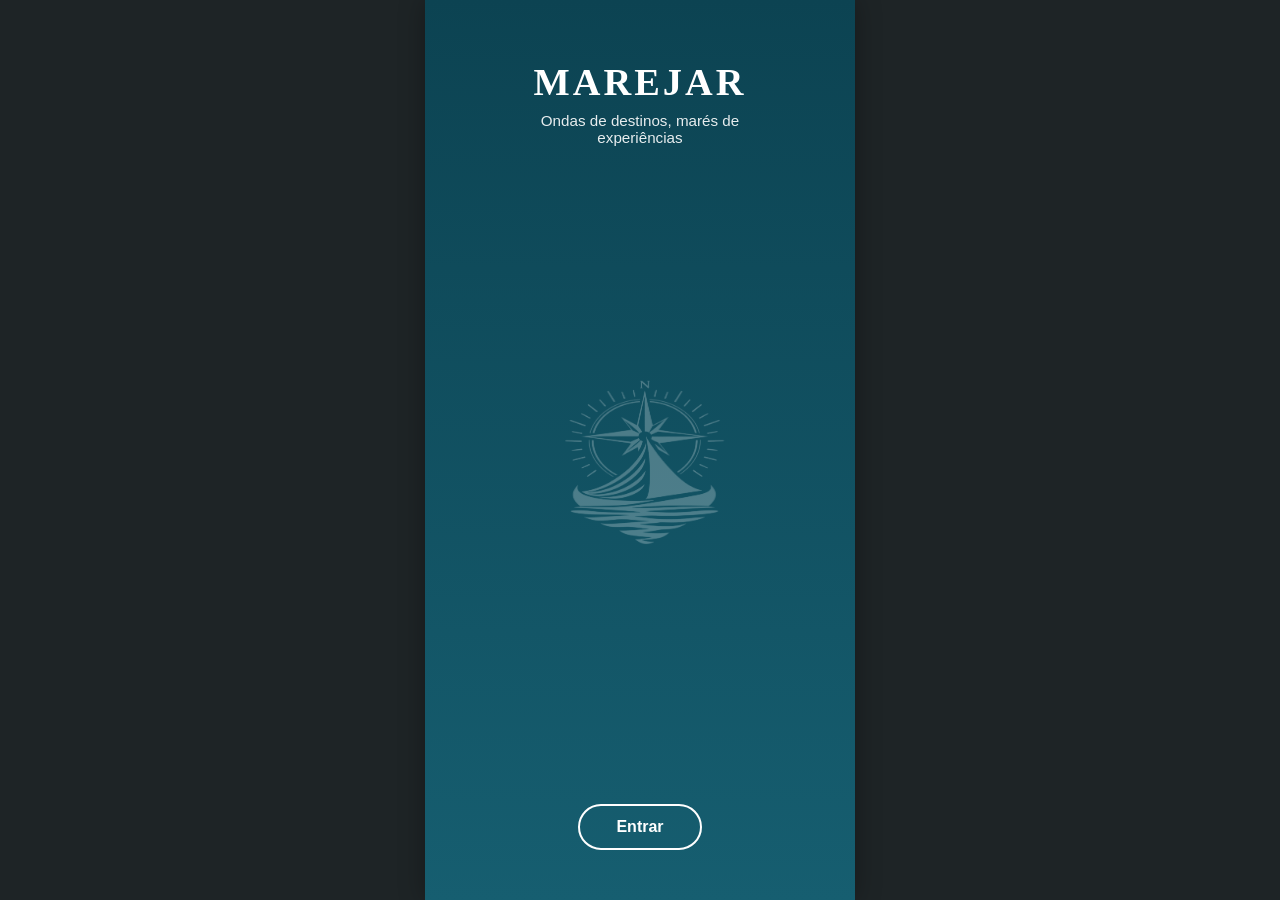
<file: index.html>
<!DOCTYPE html>
<html lang="pt-BR">
<head>
  <meta charset="UTF-8">
  <meta name="viewport" content="width=device-width, initial-scale=1.0">
  <title>Marejar - Ondas de destinos</title>
  <link rel="stylesheet" href="assets/css/global.css">
  <style>
    .splash-screen {
      background: linear-gradient(180deg, #0c4352 0%, #165e70 100%);
      color: #ffffff;
      justify-content: space-between;
      align-items: center;
      padding: 60px 24px 50px;
      text-align: center;
    }
    .brand-title {
      font-family: Georgia, 'Times New Roman', serif;
      font-size: 2.4rem;
      letter-spacing: 3px;
      margin-bottom: 8px;
    }
    .brand-subtitle {
      font-family: 'trebuchet ms', sans-serif;
      font-size: 0.95rem;
      opacity: 0.9;
      max-width: 240px;
      margin: 0 auto;
    }
    .compass-graphic {
      width: 220px;
      height: 220px;
      opacity: 0.25;
      margin: 20px 0;
    }
  </style>
</head>
<body>
  <main class="app-container splash-screen">
    <header>
      <h1 class="brand-title">MAREJAR</h1>
      <p class="brand-subtitle">Ondas de destinos, marés de experiências</p>
    </header>

    <div class="compass-graphic">
      <img src="assets/img/Logo-branca.png" alt="Logo" style="width: 100%; height: 100%;">
    </div>

    <footer>
      <a href="pages/login.html" class="btn-outline-light">Entrar</a>
    </footer>
  </main>
</body>
</html>
</file>
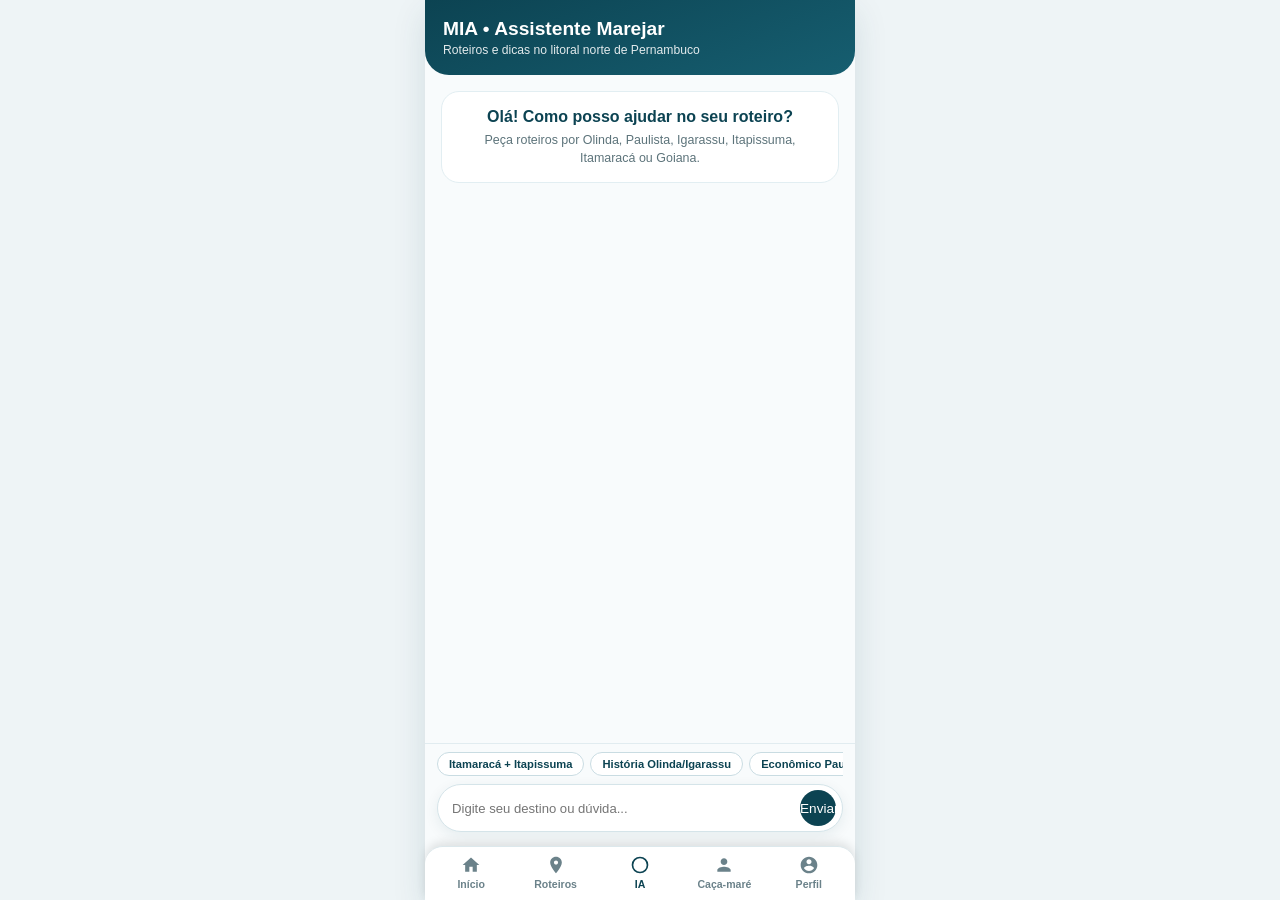
<file: pages/assistente.html>
<!DOCTYPE html>
<html lang="pt-BR">
<head>
  <meta charset="UTF-8">
  <meta name="viewport" content="width=device-width, initial-scale=1.0">
  <title>MIA IA - Marejar</title>
  <link rel="stylesheet" href="../assets/css/global.css">
  <link rel="stylesheet" href="../assets/css/components.css">
  <style>
    :root {
      --primary-dark: #0c4352;
      --primary-mid: #165e70;
      --text-dark: #102a32;
      --text-muted: #5c737a;
      --border-radius-pill: 999px;
    }

    * { box-sizing: border-box; }

    body {
      margin: 0;
      background: #eef4f6;
      font-family: 'Trebuchet MS', 'Segoe UI', sans-serif;
      color: var(--text-dark);
    }

    .app-container {
      max-width: 430px;
      min-height: 100vh;
      margin: 0 auto;
      background: #f8fbfc;
      display: flex;
      flex-direction: column;
      padding-bottom: 148px;
      box-shadow: 0 12px 32px rgba(12, 67, 82, 0.12);
    }

    .ai-header {
      background: linear-gradient(160deg, var(--primary-dark) 0%, var(--primary-mid) 100%);
      color: #fff;
      padding: 18px;
      border-bottom-left-radius: 24px;
      border-bottom-right-radius: 24px;
      position: sticky;
      top: 0;
      z-index: 20;
    }

    .ai-header h1 { margin: 0 0 3px; font-size: 1.2rem; }
    .ai-header p { margin: 0; font-size: 0.76rem; opacity: 0.88; }

    .chat-area {
      padding: 16px;
      display: flex;
      flex-direction: column;
      gap: 12px;
      overflow-y: auto;
    }

    .welcome-card {
      background: #fff;
      border: 1px solid #e2eef2;
      border-radius: 18px;
      padding: 16px;
      text-align: center;
    }

    .msg-user {
      align-self: flex-end;
      background: var(--primary-dark);
      color: #fff;
      padding: 10px 14px;
      border-radius: 16px 16px 4px 16px;
      max-width: 84%;
      font-size: 0.82rem;
      line-height: 1.4;
    }

    .msg-ai {
      align-self: flex-start;
      background: #fff;
      color: var(--text-dark);
      border-left: 4px solid var(--primary-mid);
      border-top: 1px solid #e3eef2;
      border-right: 1px solid #e3eef2;
      border-bottom: 1px solid #e3eef2;
      padding: 12px 14px;
      border-radius: 4px 16px 16px 16px;
      max-width: 90%;
      font-size: 0.82rem;
      line-height: 1.48;
      box-shadow: 0 2px 8px rgba(12, 67, 82, 0.05);
    }

    .composer-dock {
      position: fixed;
      bottom: 58px;
      left: 50%;
      transform: translateX(-50%);
      width: 100%;
      max-width: 430px;
      background: rgba(248, 251, 252, 0.96);
      backdrop-filter: blur(8px);
      padding: 8px 12px 10px;
      border-top: 1px solid #e1ecf0;
      z-index: 25;
    }

    .chips-row {
      display: flex;
      gap: 6px;
      overflow-x: auto;
      padding-bottom: 8px;
      scrollbar-width: none;
    }

    .chips-row::-webkit-scrollbar { display: none; }

    .chip {
      background: #fff;
      border: 1px solid #c9dce2;
      color: var(--primary-dark);
      border-radius: var(--border-radius-pill);
      padding: 5px 11px;
      font-size: 0.7rem;
      font-weight: 600;
      white-space: nowrap;
      cursor: pointer;
    }

    .input-form {
      display: flex;
      gap: 8px;
      background: #fff;
      border: 1px solid #d5e4e9;
      border-radius: var(--border-radius-pill);
      padding: 5px 6px 5px 14px;
      box-shadow: 0 4px 14px rgba(12, 67, 82, 0.08);
    }

    .input-form input {
      flex: 1;
      border: none;
      outline: none;
      font-size: 0.82rem;
      background: transparent;
      color: var(--text-dark);
    }

    .btn-send {
      width: 36px;
      height: 36px;
      border-radius: 50%;
      border: none;
      background: var(--primary-dark);
      color: #fff;
      font-size: 0.85rem;
      cursor: pointer;
    }

    .bottom-nav {
      position: fixed;
      bottom: 0;
      left: 50%;
      transform: translateX(-50%);
      width: 100%;
      max-width: 430px;
      background: #ffffff;
      border-top: 1px solid #dce8ec;
      display: grid;
      grid-template-columns: repeat(5, 1fr);
      padding: 8px 4px 10px;
      z-index: 30;
    }

    .nav-item {
      display: flex;
      flex-direction: column;
      align-items: center;
      justify-content: center;
      gap: 3px;
      text-decoration: none;
      color: #6b828a;
      font-size: 0.66rem;
      font-weight: 600;
    }

    .nav-item svg { width: 20px; height: 20px; fill: currentColor; }
    .nav-item.active { color: var(--primary-dark); }
  </style>
</head>
<body>
  <main class="app-container">
    <header class="ai-header">
      <h1>MIA • Assistente Marejar</h1>
      <p>Roteiros e dicas no litoral norte de Pernambuco</p>
    </header>

    <section class="chat-area" id="chatArea">
      <div class="welcome-card">
        <strong style="color:var(--primary-dark);display:block;margin-bottom:4px;">Olá! Como posso ajudar no seu roteiro?</strong>
        <span style="font-size:0.78rem;color:var(--text-muted);">Peça roteiros por Olinda, Paulista, Igarassu, Itapissuma, Itamaracá ou Goiana.</span>
      </div>
    </section>

    <div class="composer-dock">
      <div class="chips-row">
        <button type="button" class="chip" onclick="sendPreset('Monte um roteiro de 1 dia em Itamaracá e Itapissuma.')">Itamaracá + Itapissuma</button>
        <button type="button" class="chip" onclick="sendPreset('Quais os pontos históricos de Olinda e Igarassu?')">História Olinda/Igarassu</button>
        <button type="button" class="chip" onclick="sendPreset('Sugira um roteiro econômico em Paulista e Goiana.')">Econômico Paulista/Goiana</button>
      </div>
      <form class="input-form" id="aiForm">
        <input type="text" id="aiInput" placeholder="Digite seu destino ou dúvida..." autocomplete="off" required>
        <button type="submit" class="btn-send">Enviar</button>
      </form>
    </div>

    <nav class="bottom-nav">
      <a href="home.html" class="nav-item">
        <svg viewBox="0 0 24 24"><path d="M10 20v-6h4v6h5v-8h3L12 3 2 12h3v8z"/></svg>
        Início
      </a>
      <a href="roteiros.html" class="nav-item">
        <svg viewBox="0 0 24 24"><path d="M12 2C8.13 2 5 5.13 5 9c0 5.25 7 13 7 13s7-7.75 7-13c0-3.87-3.13-7-7-7zm0 9.5c-1.38 0-2.5-1.12-2.5-2.5s1.12-2.5 2.5-2.5 2.5 1.12 2.5 2.5-1.12 2.5-2.5 2.5z"/></svg>
        Roteiros
      </a>
      <a href="assistente.html" class="nav-item active">
        <svg viewBox="0 0 24 24"><path d="M12 2a10 10 0 1 0 10 10A10 10 0 0 0 12 2zm0 18a8 8 0 1 1 8-8 8 8 0 0 1-8 8z"/></svg>
        IA
      </a>
      <a href="guias.html" class="nav-item">
        <svg viewBox="0 0 24 24"><path d="M12 12c2.21 0 4-1.79 4-4s-1.79-4-4-4-4 1.79-4 4 1.79 4 4 4zm0 2c-2.67 0-8 1.34-8 4v2h16v-2c0-2.66-5.33-4-8-4z"/></svg>
        Caça-maré
      </a>
      <a href="perfil.html" class="nav-item">
        <svg viewBox="0 0 24 24"><path d="M12 2C6.48 2 2 6.48 2 12s4.48 10 10 10 10-4.48 10-10S17.52 2 12 2zm0 3c1.66 0 3 1.34 3 3s-1.34 3-3 3-3-1.34-3-3 1.34-3 3-3zm0 14.2c-2.5 0-4.71-1.28-6-3.22.03-1.99 4-3.08 6-3.08 1.99 0 5.97 1.09 6 3.08-1.29 1.94-3.5 3.22-6 3.22z"/></svg>
        Perfil
      </a>
    </nav>
  </main>

  <script>
    const chatArea = document.getElementById('chatArea');
    const aiForm = document.getElementById('aiForm');
    const aiInput = document.getElementById('aiInput');

    aiForm.addEventListener('submit', e => {
      e.preventDefault();
      const texto = aiInput.value.trim();
      if (!texto) return;
      aiInput.value = '';
      enviarMensagem(texto);
    });

    function sendPreset(texto) {
      enviarMensagem(texto);
    }

    function appendBubble(html, tipo) {
      const div = document.createElement('div');
      div.className = tipo === 'user' ? 'msg-user' : 'msg-ai';
      div.innerHTML = html;
      chatArea.appendChild(div);
      window.scrollTo({ top: document.body.scrollHeight, behavior: 'smooth' });
      return div;
    }

    async function enviarMensagem(promptText) {
      appendBubble(escapeHtml(promptText), 'user');
      const loadingBubble = appendBubble('<em>MIA está montando seu roteiro...</em>', 'ai');

      try {
        const res = await fetch('http://localhost:3001/api/chat', {
          method: 'POST',
          headers: { 'Content-Type': 'application/json' },
          body: JSON.stringify({ prompt: promptText })
        });
        const data = await res.json();
        loadingBubble.remove();

        if (res.ok && data.reply) {
          appendBubble(escapeHtml(data.reply).replace(/\n/g, '<br>'), 'ai');
        } else {
          appendBubble(respostaLocalFallback(promptText), 'ai');
        }
      } catch (_) {
        loadingBubble.remove();
        appendBubble(respostaLocalFallback(promptText), 'ai');
      }
    }

    function respostaLocalFallback(pergunta) {
      return `<strong>Roteiro sugerido para: "${escapeHtml(pergunta)}"</strong><br><br>
      • <strong>Manhã:</strong> Explore praias, mirantes ou centros históricos de Olinda, Igarassu ou Ilha de Itamaracá.<br>
      • <strong>Almoço:</strong> Experimente frutos do mar ou pratos regionais em estabelecimentos parceiros.<br>
      • <strong>Tarde:</strong> Registre sua visita nas missões do <strong>Caça-maré</strong> para somar XP e resgatar benefícios.`;
    }

    function escapeHtml(str) {
      return String(str).replace(/[&<>"']/g, c => ({
        '&': '&amp;', '<': '&lt;', '>': '&gt;', '"': '&quot;', "'": '&#039;'
      }[c]));
    }
  </script>
</body>
</html>
</file>
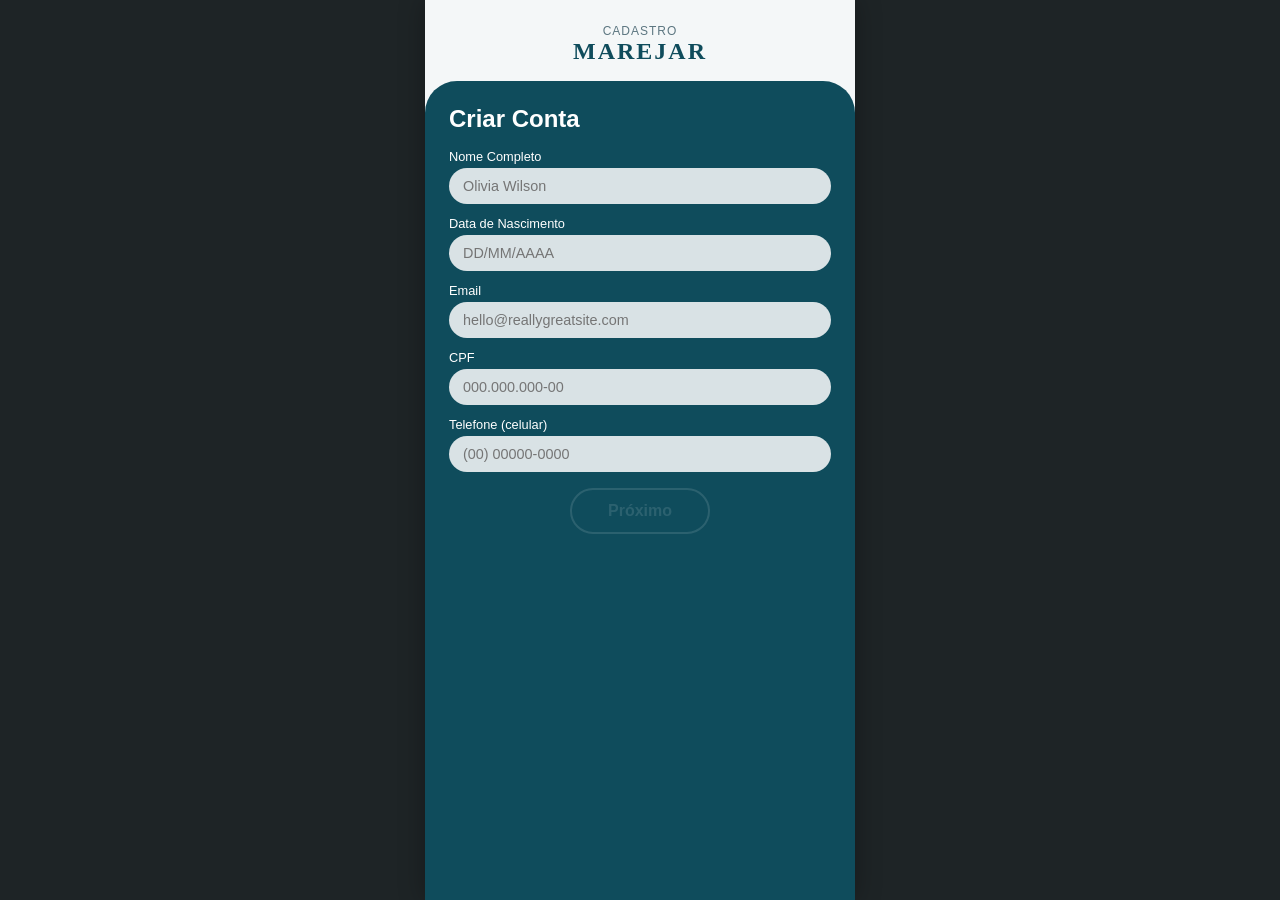
<file: pages/cadastro.html>
<!DOCTYPE html>
<html lang="pt-BR">
<head>
  <meta charset="UTF-8">
  <meta name="viewport" content="width=device-width, initial-scale=1.0">
  <title>Cadastro - Marejar</title>
  <link rel="stylesheet" href="../assets/css/global.css">
  <style>
    .auth-header {
      padding: 24px 24px 16px;
      text-align: center;
      background-color: var(--bg-light);
    }
    .auth-header h1 {
      font-family: Georgia, serif;
      color: var(--primary-dark);
      letter-spacing: 2px;
      font-size: 1.5rem;
    }
    .auth-card {
      flex: 1;
      background-color: var(--primary-dark);
      border-top-left-radius: 32px;
      border-top-right-radius: 32px;
      padding: 24px;
      color: #ffffff;
      display: flex;
      flex-direction: column;
    }
    .auth-card h2 {
      font-size: 1.5rem;
      margin-bottom: 16px;
    }
    .form-group {
      margin-bottom: 12px;
    }
    .form-group label {
      display: block;
      font-size: 0.8rem;
      margin-bottom: 4px;
      font-weight: 500;
    }
    .form-group input {
      width: 100%;
      padding: 10px 14px;
      border-radius: var(--border-radius-pill);
      border: none;
      background-color: var(--input-bg);
      color: var(--text-dark);
      font-size: 0.9rem;
      outline: none;
    }
    .submit-wrapper {
      text-align: center;
      margin-top: 16px;
    }
    .btn-custom {
      background: transparent;
      border: 2px solid var(--surface-white);
      color: var(--surface-white);
      padding: 12px 36px;
      border-radius: var(--border-radius-pill);
      font-size: 1rem;
      font-weight: 600;
      cursor: pointer;
      text-decoration: none;
      display: inline-block;
      text-align: center;
      transition: 0.2s;
    }
    .btn-custom:disabled {
      opacity: 0.4;
      cursor: not-allowed;
      border-color: rgba(255, 255, 255, 0.3);
      color: rgba(255, 255, 255, 0.3);
    }
    .btn-custom:not(:disabled):hover {
      background: var(--surface-white);
      color: var(--primary-dark);
    }
  </style>
</head>
<body>
  <main class="app-container">
    <header class="auth-header">
      <p style="font-size: 0.75rem; color: var(--text-muted); text-transform: uppercase; letter-spacing: 1px;">Cadastro</p>
      <h1>MAREJAR</h1>
    </header>

    <section class="auth-card">
      <h2>Criar Conta</h2>
      
      <form id="cadastroForm">
        <div class="form-group">
          <label for="nome">Nome Completo</label>
          <input type="text" id="nome" placeholder="Olivia Wilson" autocomplete="off" required>
        </div>

        <div class="form-group">
          <label for="nascimento">Data de Nascimento</label>
          <input type="text" id="nascimento" placeholder="DD/MM/AAAA" autocomplete="off" required>
        </div>

        <div class="form-group">
          <label for="email">Email</label>
          <input type="email" id="email" placeholder="hello@reallygreatsite.com" autocomplete="off" required>
        </div>

        <div class="form-group">
          <label for="cpf">CPF</label>
          <input type="text" id="cpf" placeholder="000.000.000-00" autocomplete="off" required>
        </div>

        <div class="form-group">
          <label for="telefone">Telefone (celular)</label>
          <input type="text" id="telefone" placeholder="(00) 00000-0000" autocomplete="off" required>
        </div>

        <div class="submit-wrapper">
          <button type="submit" id="btnProximoCadastro" class="btn-custom" disabled>Próximo</button>
        </div>
      </form>
    </section>
  </main>

  <script>
    const inputs = document.querySelectorAll('#cadastroForm input');
    const btnProximoCadastro = document.getElementById('btnProximoCadastro');
    const cadastroForm = document.getElementById('cadastroForm');

    function validarFormularioCadastro() {
      let todosPreenchidos = true;

      inputs.forEach(input => {
        if (input.value.trim() === "") {
          todosPreenchidos = false;
        }
      });

      if (todosPreenchidos) {
        btnProximoCadastro.removeAttribute('disabled');
      } else {
        btnProximoCadastro.setAttribute('disabled', 'true');
      }
    }

    inputs.forEach(input => {
      input.addEventListener('input', validarFormularioCadastro);
    });

    cadastroForm.addEventListener('submit', function(e) {
      e.preventDefault();
      window.location.href = 'home.html';
    });
  </script>
</body>
</html>
</file>
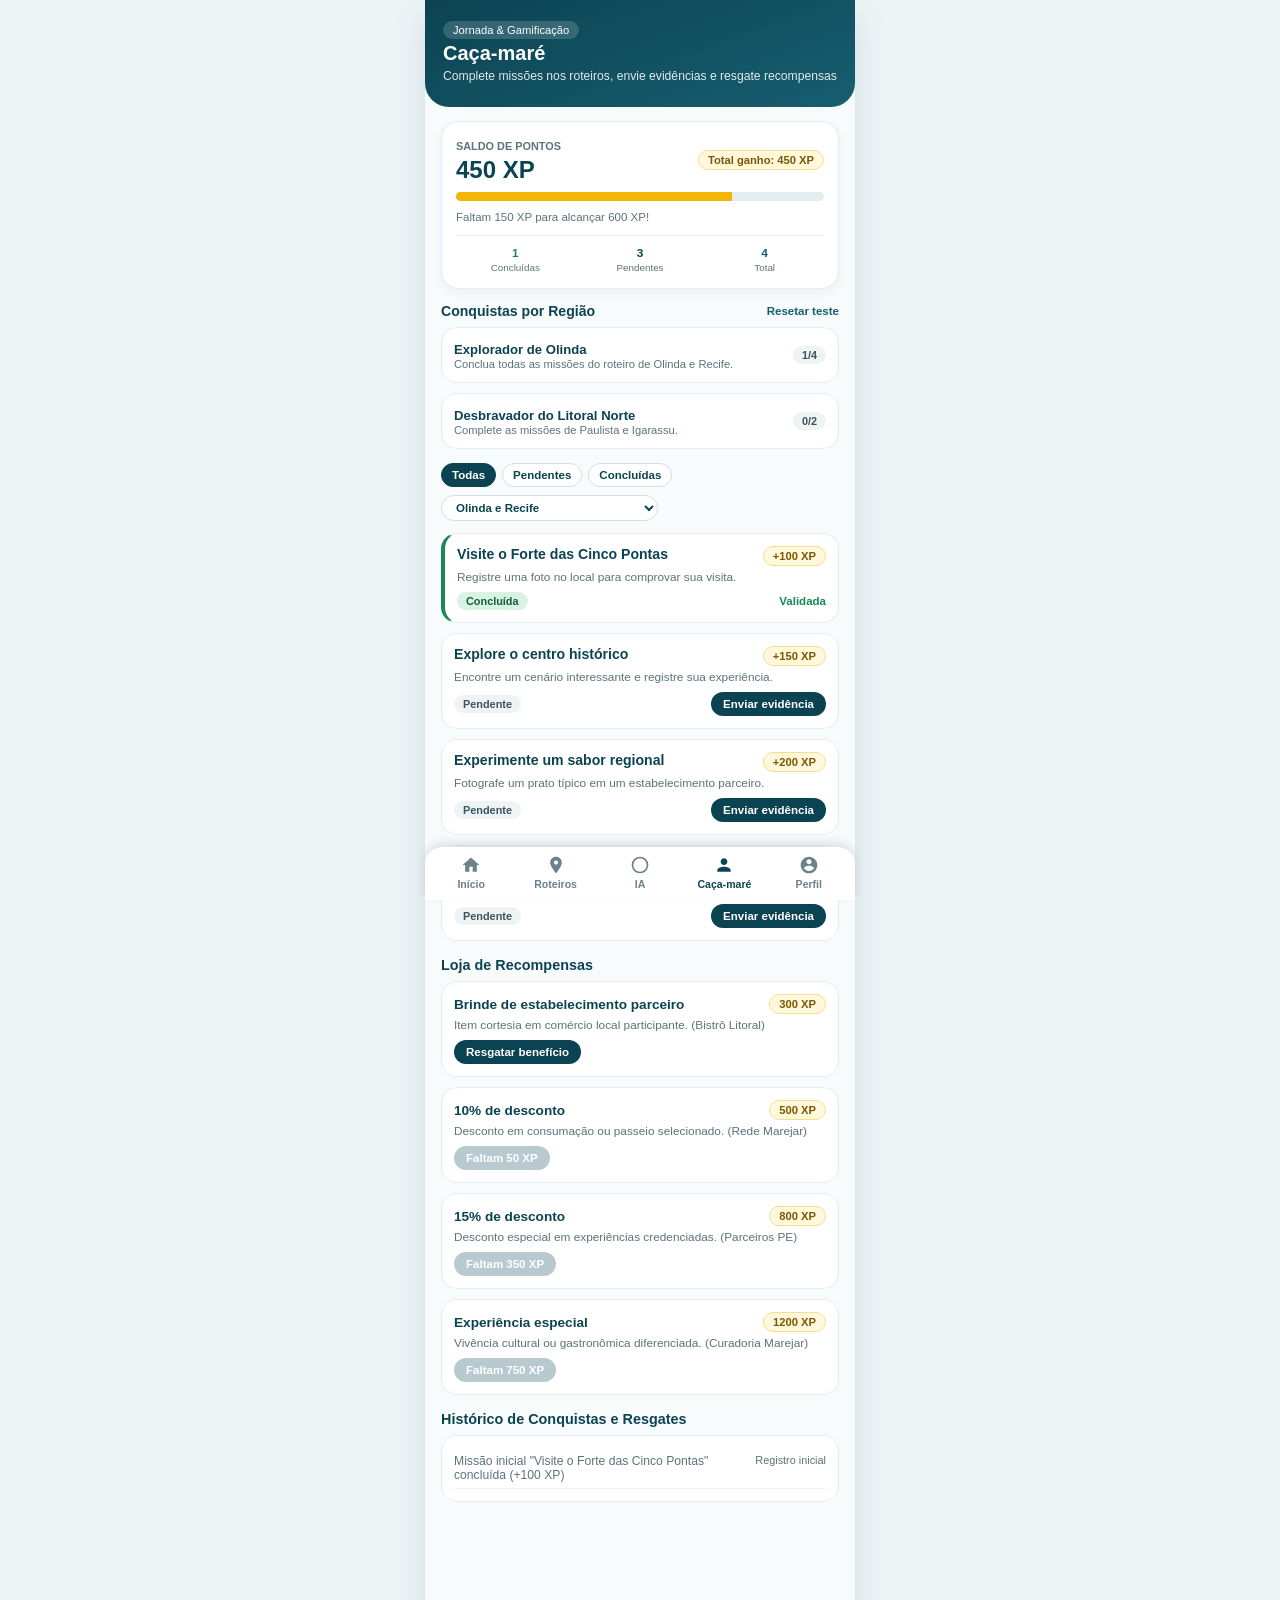
<file: pages/guias.html>
<!DOCTYPE html>
<html lang="pt-BR">
<head>
  <meta charset="UTF-8">
  <meta name="viewport" content="width=device-width, initial-scale=1.0">
  <title>Caça-maré - Marejar</title>
  <link rel="stylesheet" href="../assets/css/global.css">
  <link rel="stylesheet" href="../assets/css/components.css">
  <style>
    :root {
      --primary-dark: #0c4352;
      --primary-mid: #165e70;
      --text-dark: #102a32;
      --text-muted: #5c737a;
      --border-radius-pill: 999px;
    }

    * { box-sizing: border-box; }

    body {
      margin: 0;
      background: #eef4f6;
      font-family: 'Trebuchet MS', 'Segoe UI', sans-serif;
      color: var(--text-dark);
    }

    .app-container {
      max-width: 430px;
      min-height: 100vh;
      margin: 0 auto;
      background: #f8fbfc;
      padding-bottom: 98px;
      box-shadow: 0 12px 32px rgba(12, 67, 82, 0.12);
    }

    .hunt-header {
      background: linear-gradient(160deg, var(--primary-dark) 0%, var(--primary-mid) 100%);
      color: #fff;
      padding: 20px 18px 24px;
      border-bottom-left-radius: 24px;
      border-bottom-right-radius: 24px;
    }

    .hunt-header h1 { margin: 4px 0; font-size: 1.25rem; }
    .hunt-header p { margin: 0; font-size: 0.76rem; opacity: 0.88; }

    .body-wrap { padding: 14px 16px; }

    .xp-card {
      background: #fff;
      border: 1px solid #e1edf1;
      border-radius: 18px;
      padding: 14px;
      margin-bottom: 14px;
      box-shadow: 0 4px 12px rgba(12, 67, 82, 0.06);
    }

    .xp-top {
      display: flex;
      justify-content: space-between;
      align-items: center;
      gap: 8px;
      margin-bottom: 8px;
    }

    .progress-track {
      height: 9px;
      background: #e4eef2;
      border-radius: var(--border-radius-pill);
      overflow: hidden;
      margin: 8px 0 6px;
    }

    .progress-fill {
      height: 100%;
      background: #f2b705;
      width: 0%;
      transition: width 0.25s ease;
    }

    .stats-strip {
      display: grid;
      grid-template-columns: repeat(3, 1fr);
      gap: 6px;
      text-align: center;
      border-top: 1px solid #eef4f6;
      padding-top: 10px;
      margin-top: 10px;
      font-size: 0.74rem;
    }

    .controls-bar {
      display: flex;
      flex-wrap: wrap;
      justify-content: space-between;
      gap: 8px;
      margin-bottom: 12px;
    }

    .filter-pills {
      display: flex;
      gap: 6px;
    }

    .pill-btn {
      border: 1px solid #cfe0e5;
      background: #fff;
      color: var(--primary-dark);
      border-radius: var(--border-radius-pill);
      padding: 5px 10px;
      font-size: 0.72rem;
      font-weight: 700;
      cursor: pointer;
    }

    .pill-btn.active {
      background: var(--primary-dark);
      color: #fff;
      border-color: var(--primary-dark);
    }

    .select-roteiro {
      border: 1px solid #cfe0e5;
      background: #fff;
      color: var(--primary-dark);
      border-radius: var(--border-radius-pill);
      padding: 5px 10px;
      font-size: 0.72rem;
      font-weight: 600;
    }

    .mission-item {
      background: #fff;
      border: 1px solid #e3eef2;
      border-radius: 16px;
      padding: 12px;
      margin-bottom: 10px;
    }

    .mission-item.done { border-left: 4px solid #198754; }
    .mission-item.review { border-left: 4px solid #e08e0b; }

    .badge-xp {
      background: #fff8dc;
      color: #7c5800;
      border: 1px solid #f5df8c;
      font-size: 0.7rem;
      font-weight: 700;
      padding: 3px 9px;
      border-radius: var(--border-radius-pill);
      white-space: nowrap;
    }

    .badge-done {
      background: #d8f3e5;
      color: #135c36;
      font-size: 0.68rem;
      font-weight: 700;
      padding: 3px 9px;
      border-radius: var(--border-radius-pill);
    }

    .badge-pend {
      background: #eef3f5;
      color: #3c545c;
      font-size: 0.68rem;
      font-weight: 700;
      padding: 3px 9px;
      border-radius: var(--border-radius-pill);
    }

    .btn-action {
      background: var(--primary-dark);
      color: #fff;
      border: none;
      border-radius: var(--border-radius-pill);
      padding: 6px 12px;
      font-size: 0.72rem;
      font-weight: 700;
      cursor: pointer;
    }

    .btn-action:disabled {
      background: #b8c9cf;
      cursor: not-allowed;
    }

    .reward-box, .history-box, .medal-box {
      background: #fff;
      border: 1px solid #e2eef2;
      border-radius: 16px;
      padding: 12px;
      margin-bottom: 10px;
    }

    .modal-backdrop {
      position: fixed;
      inset: 0;
      background: rgba(8, 34, 42, 0.6);
      display: none;
      align-items: center;
      justify-content: center;
      padding: 16px;
      z-index: 50;
    }

    .modal-backdrop.open { display: flex; }

    .modal-card {
      background: #fff;
      width: 100%;
      max-width: 390px;
      border-radius: 20px;
      padding: 16px;
      max-height: 88vh;
      overflow-y: auto;
    }

    .bottom-nav {
      position: fixed;
      bottom: 0;
      left: 50%;
      transform: translateX(-50%);
      width: 100%;
      max-width: 430px;
      background: #ffffff;
      border-top: 1px solid #dce8ec;
      display: grid;
      grid-template-columns: repeat(5, 1fr);
      padding: 8px 4px 10px;
      z-index: 30;
    }

    .nav-item {
      display: flex;
      flex-direction: column;
      align-items: center;
      justify-content: center;
      gap: 3px;
      text-decoration: none;
      color: #6b828a;
      font-size: 0.66rem;
      font-weight: 600;
    }

    .nav-item svg { width: 20px; height: 20px; fill: currentColor; }
    .nav-item.active { color: var(--primary-dark); }
  </style>
</head>
<body>
  <main class="app-container">
    <header class="hunt-header">
      <span style="font-size:0.7rem;background:rgba(255,255,255,0.16);padding:3px 10px;border-radius:999px;">Jornada &amp; Gamificação</span>
      <h1>Caça-maré</h1>
      <p>Complete missões nos roteiros, envie evidências e resgate recompensas</p>
    </header>

    <div class="body-wrap">
      <div class="xp-card">
        <div class="xp-top">
          <div>
            <small style="color:var(--text-muted);font-weight:700;font-size:0.68rem;">SALDO DE PONTOS</small>
            <h2 id="saldo-pontos-display" style="margin:2px 0 0;color:var(--primary-dark);">0 XP</h2>
          </div>
          <span id="total-acumulado-display" class="badge-xp">Total ganho: 0 XP</span>
        </div>
        <div class="progress-track">
          <div class="progress-fill" id="barra-progresso-xp"></div>
        </div>
        <small id="texto-proximo-nivel" style="color:var(--text-muted);font-size:0.72rem;"></small>
        <div class="stats-strip">
          <div><strong id="stat-concluidas" style="color:#198754;">0</strong><br><small style="color:var(--text-muted);">Concluídas</small></div>
          <div><strong id="stat-pendentes" style="color:#0c4352;">0</strong><br><small style="color:var(--text-muted);">Pendentes</small></div>
          <div><strong id="stat-total" style="color:#165e70;">0</strong><br><small style="color:var(--text-muted);">Total</small></div>
        </div>
      </div>

      <div style="display:flex;justify-content:space-between;align-items:center;margin-bottom:8px;">
        <strong style="font-size:0.88rem;color:var(--primary-dark);">Conquistas por Região</strong>
        <button type="button" id="btn-resetar-progresso" style="background:none;border:none;color:#165e70;font-size:0.72rem;font-weight:700;cursor:pointer;">Resetar teste</button>
      </div>
      <div id="conquistas-regiao-container" style="margin-bottom:14px;"></div>

      <div class="controls-bar">
        <div class="filter-pills">
          <button type="button" class="pill-btn active" data-filtro="todas">Todas</button>
          <button type="button" class="pill-btn" data-filtro="pendente">Pendentes</button>
          <button type="button" class="pill-btn" data-filtro="concluida">Concluídas</button>
        </div>
        <select id="select-roteiro" class="select-roteiro" aria-label="Selecionar roteiro"></select>
      </div>

      <div id="lista-missoes-container" style="margin-bottom:16px;"></div>

      <strong style="display:block;font-size:0.9rem;color:var(--primary-dark);margin-bottom:8px;">Loja de Recompensas</strong>
      <div id="catalogo-recompensas" style="margin-bottom:16px;"></div>

      <strong style="display:block;font-size:0.9rem;color:var(--primary-dark);margin-bottom:8px;">Histórico de Conquistas e Resgates</strong>
      <div id="historico-container" class="history-box" style="font-size:0.76rem;color:var(--text-muted);"></div>
    </div>

    <div class="modal-backdrop" id="modalEvidencia">
      <div class="modal-card">
        <div style="display:flex;justify-content:space-between;align-items:center;margin-bottom:8px;">
          <h3 id="modal-missao-titulo" style="margin:0;font-size:1rem;color:var(--primary-dark);">Enviar evidência</h3>
          <button type="button" onclick="fecharModal()" style="background:none;border:none;font-size:1.1rem;cursor:pointer;">X</button>
        </div>
        <p id="modal-missao-descricao" style="margin:0 0 8px;font-size:0.76rem;color:var(--text-muted);"></p>
        <div style="margin-bottom:10px;display:flex;gap:6px;flex-wrap:wrap;">
          <span id="modal-missao-categoria" class="badge-pend"></span>
          <span id="modal-missao-pontos" class="badge-xp"></span>
        </div>
        <form id="form-evidencia">
          <label style="display:block;font-size:0.75rem;font-weight:700;margin-bottom:4px;">Foto ou vídeo da experiência</label>
          <input type="file" id="input-arquivo-evidencia" accept="image/*,video/*" required style="width:100%;font-size:0.75rem;margin-bottom:10px;">
          <div id="preview-evidencia-box" style="display:none;text-align:center;margin-bottom:10px;">
            <img id="preview-evidencia-img" style="display:none;max-width:100%;max-height:160px;border-radius:10px;" alt="Prévia">
            <div id="preview-evidencia-video" style="display:none;font-size:0.75rem;"></div>
          </div>
          <label style="display:flex;align-items:flex-start;gap:6px;font-size:0.72rem;color:var(--text-muted);margin-bottom:12px;">
            <input type="checkbox" id="check-consentimento" required style="margin-top:2px;">
            <span>Autorizo o uso desta evidência para validação da missão no Caça-maré.</span>
          </label>
          <div style="display:flex;justify-content:flex-end;gap:8px;">
            <button type="button" onclick="fecharModal()" class="pill-btn">Cancelar</button>
            <button type="submit" class="btn-action">Validar e concluir</button>
          </div>
        </form>
      </div>
    </div>

    <nav class="bottom-nav">
      <a href="home.html" class="nav-item">
        <svg viewBox="0 0 24 24"><path d="M10 20v-6h4v6h5v-8h3L12 3 2 12h3v8z"/></svg>
        Início
      </a>
      <a href="roteiros.html" class="nav-item">
        <svg viewBox="0 0 24 24"><path d="M12 2C8.13 2 5 5.13 5 9c0 5.25 7 13 7 13s7-7.75 7-13c0-3.87-3.13-7-7-7zm0 9.5c-1.38 0-2.5-1.12-2.5-2.5s1.12-2.5 2.5-2.5 2.5 1.12 2.5 2.5-1.12 2.5-2.5 2.5z"/></svg>
        Roteiros
      </a>
      <a href="assistente.html" class="nav-item">
        <svg viewBox="0 0 24 24"><path d="M12 2a10 10 0 1 0 10 10A10 10 0 0 0 12 2zm0 18a8 8 0 1 1 8-8 8 8 0 0 1-8 8z"/></svg>
        IA
      </a>
      <a href="guias.html" class="nav-item active">
        <svg viewBox="0 0 24 24"><path d="M12 12c2.21 0 4-1.79 4-4s-1.79-4-4-4-4 1.79-4 4 1.79 4 4 4zm0 2c-2.67 0-8 1.34-8 4v2h16v-2c0-2.66-5.33-4-8-4z"/></svg>
        Caça-maré
      </a>
      <a href="perfil.html" class="nav-item">
        <svg viewBox="0 0 24 24"><path d="M12 2C6.48 2 2 6.48 2 12s4.48 10 10 10 10-4.48 10-10S17.52 2 12 2zm0 3c1.66 0 3 1.34 3 3s-1.34 3-3 3-3-1.34-3-3 1.34-3 3-3zm0 14.2c-2.5 0-4.71-1.28-6-3.22.03-1.99 4-3.08 6-3.08 1.99 0 5.97 1.09 6 3.08-1.29 1.94-3.5 3.22-6 3.22z"/></svg>
        Perfil
      </a>
    </nav>
  </main>

  <script>
    const STORAGE_KEY = 'marejar_jornada_v1';
    const DADOS_INICIAIS = {
      roteiroAtivoId: 'olinda-recife',
      filtroAtivo: 'todas',
      saldoPontos: 450,
      totalPontosGanho: 450,
      roteiros: [
        {
          id: 'olinda-recife',
          nome: 'Olinda e Recife',
          tituloMedalha: 'Explorador de Olinda',
          descricaoMedalha: 'Conclua todas as missões do roteiro de Olinda e Recife.',
          missoes: [
            { id: 'm-1', titulo: 'Visite o Forte das Cinco Pontas', descricao: 'Registre uma foto no local para comprovar sua visita.', categoria: 'Exploração', tipo: 'Principal', pontos: 100, status: 'concluida' },
            { id: 'm-2', titulo: 'Explore o centro histórico', descricao: 'Encontre um cenário interessante e registre sua experiência.', categoria: 'Cultura local', tipo: 'Principal', pontos: 150, status: 'pendente' },
            { id: 'm-3', titulo: 'Experimente um sabor regional', descricao: 'Fotografe um prato típico em um estabelecimento parceiro.', categoria: 'Gastronomia', tipo: 'Principal', pontos: 200, status: 'pendente' },
            { id: 'm-4', titulo: 'Vista panorâmica no Alto da Sé', descricao: 'Missão opcional para registrar a vista do litoral e igrejas.', categoria: 'Natureza', tipo: 'Secundária', pontos: 150, status: 'pendente' }
          ]
        },
        {
          id: 'litoral-norte',
          nome: 'Litoral Norte (Paulista/Igarassu)',
          tituloMedalha: 'Desbravador do Litoral Norte',
          descricaoMedalha: 'Complete as missões de Paulista e Igarassu.',
          missoes: [
            { id: 'm-5', titulo: 'Caminhada à beira-mar em Paulista', descricao: 'Registre uma foto da orla ou área verde local.', categoria: 'Natureza', tipo: 'Principal', pontos: 120, status: 'pendente' },
            { id: 'm-6', titulo: 'Patrimônio histórico de Igarassu', descricao: 'Fotografe um marco histórico ou cultural da cidade.', categoria: 'Exploração', tipo: 'Principal', pontos: 180, status: 'pendente' }
          ]
        }
      ],
      recompensas: [
        { id: 'r-1', titulo: 'Brinde de estabelecimento parceiro', descricao: 'Item cortesia em comércio local participante.', custo: 300, parceiro: 'Bistrô Litoral' },
        { id: 'r-2', titulo: '10% de desconto', descricao: 'Desconto em consumação ou passeio selecionado.', custo: 500, parceiro: 'Rede Marejar' },
        { id: 'r-3', titulo: '15% de desconto', descricao: 'Desconto especial em experiências credenciadas.', custo: 800, parceiro: 'Parceiros PE' },
        { id: 'r-4', titulo: 'Experiência especial', descricao: 'Vivência cultural ou gastronômica diferenciada.', custo: 1200, parceiro: 'Curadoria Marejar' }
      ],
      historico: [
        { id: 'h-init', texto: 'Missão inicial "Visite o Forte das Cinco Pontas" concluída (+100 XP)', data: 'Registro inicial', tipo: 'conquista' }
      ]
    };

    let estado = carregarEstado();
    let missaoAtualId = null;

    function carregarEstado() {
      try {
        const salvo = localStorage.getItem(STORAGE_KEY);
        if (!salvo) return structuredClone(DADOS_INICIAIS);
        const parsed = JSON.parse(salvo);
        return parsed && Array.isArray(parsed.roteiros) ? parsed : structuredClone(DADOS_INICIAIS);
      } catch (_) {
        return structuredClone(DADOS_INICIAIS);
      }
    }

    function salvarEstado() {
      localStorage.setItem(STORAGE_KEY, JSON.stringify(estado));
    }

    function obterRoteiro() {
      return estado.roteiros.find(r => r.id === estado.roteiroAtivoId) || estado.roteiros[0];
    }

    document.addEventListener('DOMContentLoaded', () => {
      document.querySelectorAll('[data-filtro]').forEach(btn => {
        btn.addEventListener('click', () => {
          estado.filtroAtivo = btn.dataset.filtro;
          document.querySelectorAll('[data-filtro]').forEach(b => b.classList.remove('active'));
          btn.classList.add('active');
          salvarEstado();
          renderMissoes();
        });
      });

      const selectRot = document.getElementById('select-roteiro');
      selectRot.innerHTML = estado.roteiros.map(r => `<option value="${r.id}">${r.nome}</option>`).join('');
      selectRot.value = estado.roteiroAtivoId;
      selectRot.addEventListener('change', e => {
        estado.roteiroAtivoId = e.target.value;
        salvarEstado();
        renderTudo();
      });

      document.getElementById('input-arquivo-evidencia').addEventListener('change', e => {
        const file = e.target.files && e.target.files[0];
        const box = document.getElementById('preview-evidencia-box');
        const img = document.getElementById('preview-evidencia-img');
        const vid = document.getElementById('preview-evidencia-video');
        if (!file) { box.style.display = 'none'; return; }
        box.style.display = 'block';
        if (file.type.startsWith('image/')) {
          const reader = new FileReader();
          reader.onload = ev => {
            img.src = ev.target.result;
            img.style.display = 'inline-block';
            vid.style.display = 'none';
          };
          reader.readAsDataURL(file);
        } else {
          img.style.display = 'none';
          vid.style.display = 'block';
          vid.textContent = file.name;
        }
      });

      document.getElementById('form-evidencia').addEventListener('submit', e => {
        e.preventDefault();
        const file = document.getElementById('input-arquivo-evidencia').files[0];
        const rot = obterRoteiro();
        const missao = rot.missoes.find(m => m.id === missaoAtualId);
        if (!file || !missao) return;

        const agora = new Date().toLocaleString('pt-BR', { dateStyle: 'short', timeStyle: 'short' });
        if (file.size >= 4096) {
          if (missao.status !== 'concluida') {
            missao.status = 'concluida';
            estado.saldoPontos += missao.pontos;
            estado.totalPontosGanho += missao.pontos;
            estado.historico.unshift({ id: `h-${Date.now()}`, texto: `Missão "${missao.titulo}" validada (+${missao.pontos} XP)`, data: agora, tipo: 'conquista' });
          }
        } else {
          missao.status = 'revisao';
          estado.historico.unshift({ id: `h-${Date.now()}`, texto: `Evidência de "${missao.titulo}" enviada para revisão`, data: agora, tipo: 'revisao' });
        }

        salvarEstado();
        fecharModal();
        renderTudo();
      });

      document.getElementById('btn-resetar-progresso').addEventListener('click', () => {
        localStorage.removeItem(STORAGE_KEY);
        estado = structuredClone(DADOS_INICIAIS);
        salvarEstado();
        renderTudo();
      });

      renderTudo();
    });

    function abrirModal(missaoId) {
      const rot = obterRoteiro();
      const missao = rot.missoes.find(m => m.id === missaoId);
      if (!missao) return;
      missaoAtualId = missao.id;
      document.getElementById('modal-missao-titulo').textContent = missao.titulo;
      document.getElementById('modal-missao-descricao').textContent = missao.descricao;
      document.getElementById('modal-missao-categoria').textContent = missao.categoria;
      document.getElementById('modal-missao-pontos').textContent = `+${missao.pontos} XP`;
      document.getElementById('form-evidencia').reset();
      document.getElementById('preview-evidencia-box').style.display = 'none';
      document.getElementById('modalEvidencia').classList.add('open');
    }

    function fecharModal() {
      document.getElementById('modalEvidencia').classList.remove('open');
    }

    function resgatarRecompensa(id) {
      const rec = estado.recompensas.find(r => r.id === id);
      if (!rec || estado.saldoPontos < rec.custo) return;
      estado.saldoPontos -= rec.custo;
      const codigo = `MAREJAR-${Math.random().toString(36).substring(2, 7).toUpperCase()}`;
      const agora = new Date().toLocaleString('pt-BR', { dateStyle: 'short', timeStyle: 'short' });
      estado.historico.unshift({ id: `h-${Date.now()}`, texto: `Resgate: "${rec.titulo}" (${rec.custo} XP) — Código: ${codigo}`, data: agora, tipo: 'resgate' });
      salvarEstado();
      renderTudo();
    }

    function renderTudo() {
      const rot = obterRoteiro();
      const total = rot.missoes.length;
      const concluidas = rot.missoes.filter(m => m.status === 'concluida').length;
      const pendentes = total - concluidas;
      const meta = 600;
      const pct = Math.min(100, Math.round((estado.saldoPontos / meta) * 100));

      document.getElementById('saldo-pontos-display').textContent = `${estado.saldoPontos} XP`;
      document.getElementById('total-acumulado-display').textContent = `Total ganho: ${estado.totalPontosGanho} XP`;
      document.getElementById('barra-progresso-xp').style.width = `${pct}%`;
      document.getElementById('texto-proximo-nivel').textContent = estado.saldoPontos < meta
        ? `Faltam ${meta - estado.saldoPontos} XP para alcançar ${meta} XP!`
        : `Meta de ${meta} XP atingida!`;

      document.getElementById('stat-concluidas').textContent = concluidas;
      document.getElementById('stat-pendentes').textContent = pendentes;
      document.getElementById('stat-total').textContent = total;

      document.getElementById('conquistas-regiao-container').innerHTML = estado.roteiros.map(r => {
        const doneCount = r.missoes.filter(m => m.status === 'concluida').length;
        const unlocked = r.missoes.length > 0 && doneCount === r.missoes.length;
        return `
          <div class="medal-box" style="display:flex;justify-content:space-between;align-items:center;gap:8px;">
            <div>
              <strong style="font-size:0.82rem;color:var(--primary-dark);">${r.tituloMedalha}</strong>
              <div style="font-size:0.7rem;color:var(--text-muted);">${r.descricaoMedalha}</div>
            </div>
            <span class="${unlocked ? 'badge-xp' : 'badge-pend'}">${unlocked ? 'Desbloqueada' : `${doneCount}/${r.missoes.length}`}</span>
          </div>
        `;
      }).join('');

      renderMissoes();

      document.getElementById('catalogo-recompensas').innerHTML = estado.recompensas.map(rec => {
        const ok = estado.saldoPontos >= rec.custo;
        return `
          <div class="reward-box">
            <div style="display:flex;justify-content:space-between;align-items:center;margin-bottom:4px;">
              <strong style="font-size:0.85rem;color:var(--primary-dark);">${rec.titulo}</strong>
              <span class="badge-xp">${rec.custo} XP</span>
            </div>
            <p style="margin:0 0 8px;font-size:0.74rem;color:var(--text-muted);">${rec.descricao} (${rec.parceiro})</p>
            <button type="button" class="btn-action" ${ok ? `onclick="resgatarRecompensa('${rec.id}')"` : 'disabled'}>
              ${ok ? 'Resgatar benefício' : `Faltam ${rec.custo - estado.saldoPontos} XP`}
            </button>
          </div>
        `;
      }).join('');

      document.getElementById('historico-container').innerHTML = estado.historico.slice(0, 6).map(h => `
        <div style="padding:6px 0;border-bottom:1px solid #eef4f6;display:flex;justify-content:space-between;gap:8px;">
          <span>${h.texto}</span>
          <span style="white-space:nowrap;font-size:0.68rem;">${h.data}</span>
        </div>
      `).join('');
    }

    function renderMissoes() {
      const rot = obterRoteiro();
      const lista = rot.missoes.filter(m => {
        if (estado.filtroAtivo === 'concluida') return m.status === 'concluida';
        if (estado.filtroAtivo === 'pendente') return m.status !== 'concluida';
        return true;
      });

      document.getElementById('lista-missoes-container').innerHTML = lista.map(m => {
        const done = m.status === 'concluida';
        const rev = m.status === 'revisao';
        return `
          <div class="mission-item ${done ? 'done' : rev ? 'review' : ''}">
            <div style="display:flex;justify-content:space-between;align-items:flex-start;gap:8px;margin-bottom:4px;">
              <strong style="font-size:0.88rem;color:var(--primary-dark);">${m.titulo}</strong>
              <span class="badge-xp">+${m.pontos} XP</span>
            </div>
            <p style="margin:0 0 8px;font-size:0.74rem;color:var(--text-muted);">${m.descricao}</p>
            <div style="display:flex;justify-content:space-between;align-items:center;gap:8px;">
              <span class="${done ? 'badge-done' : 'badge-pend'}">${done ? 'Concluída' : rev ? 'Em revisão' : 'Pendente'}</span>
              ${done ? '<span style="font-size:0.72rem;color:#198754;font-weight:700;">Validada</span>'
                     : `<button type="button" class="btn-action" onclick="abrirModal('${m.id}')">${rev ? 'Reenviar' : 'Enviar evidência'}</button>`}
            </div>
          </div>
        `;
      }).join('');
    }
  </script>
</body>
</html>
</file>
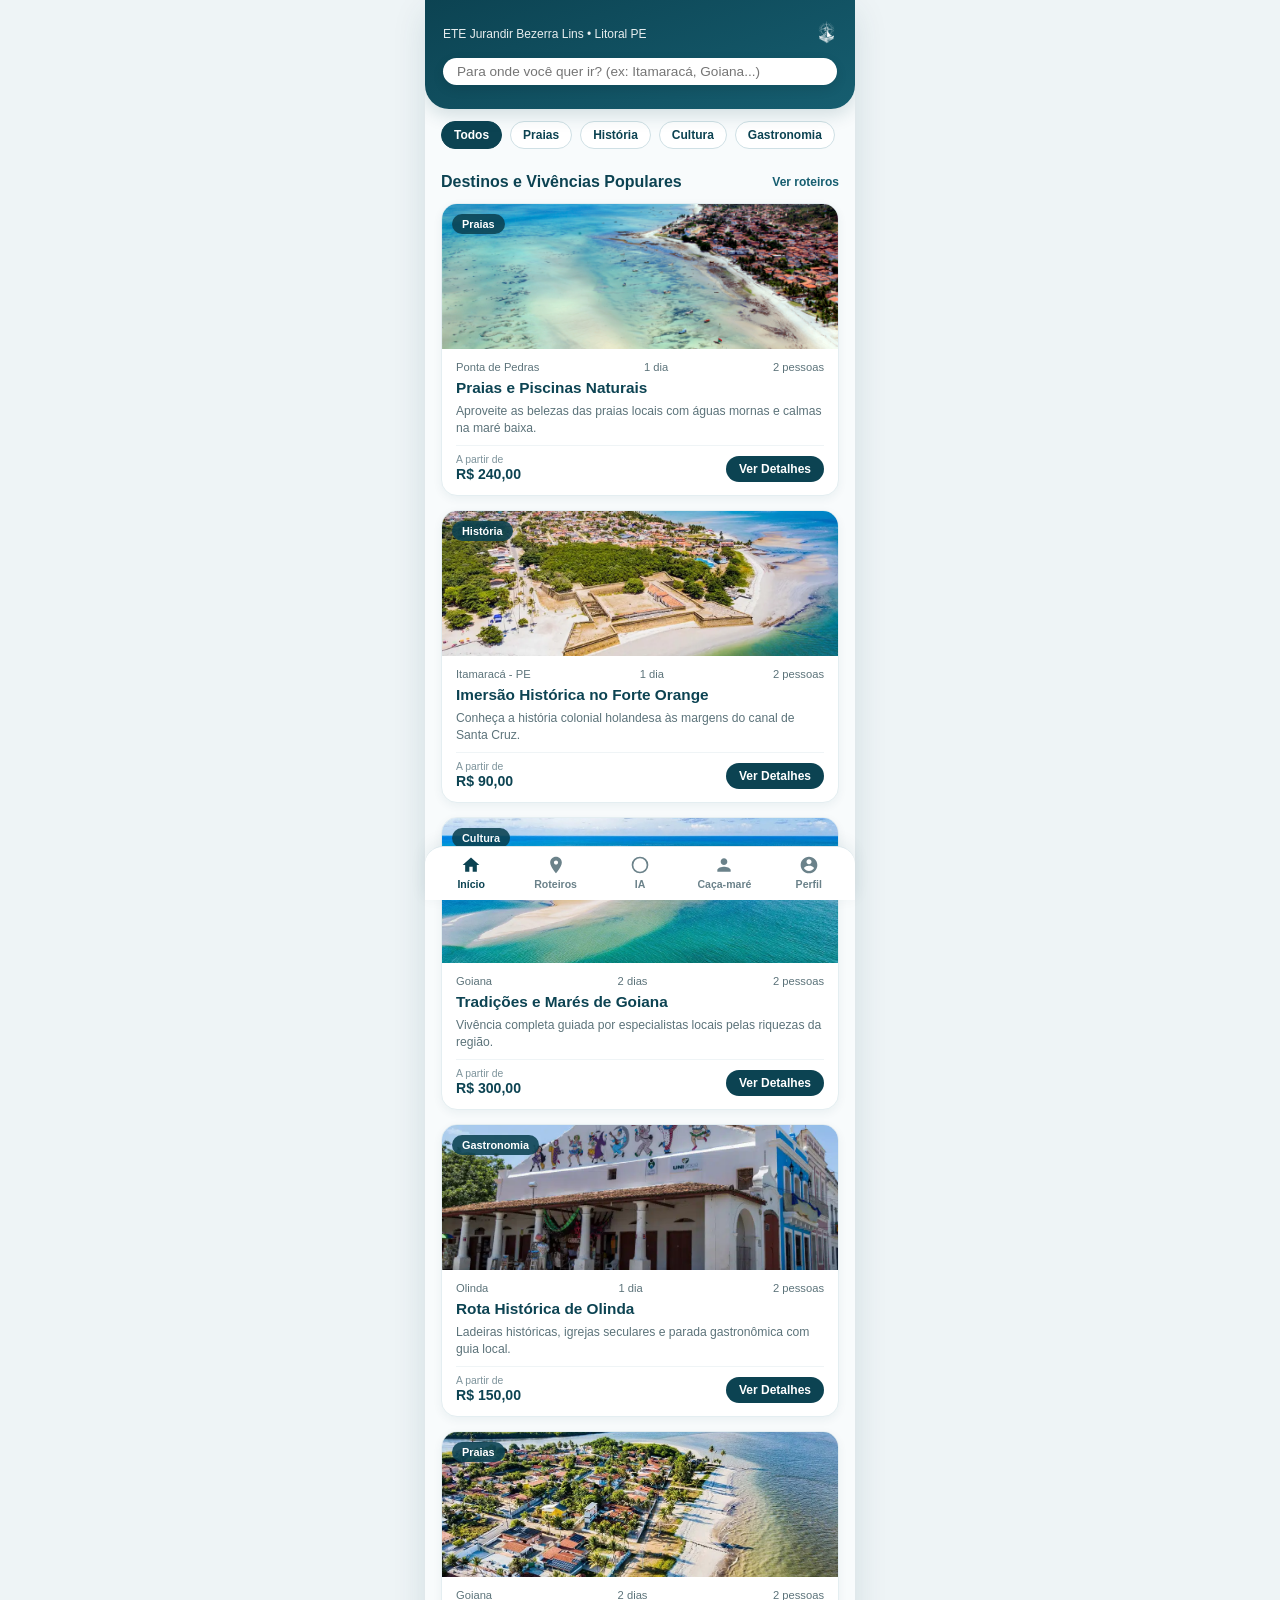
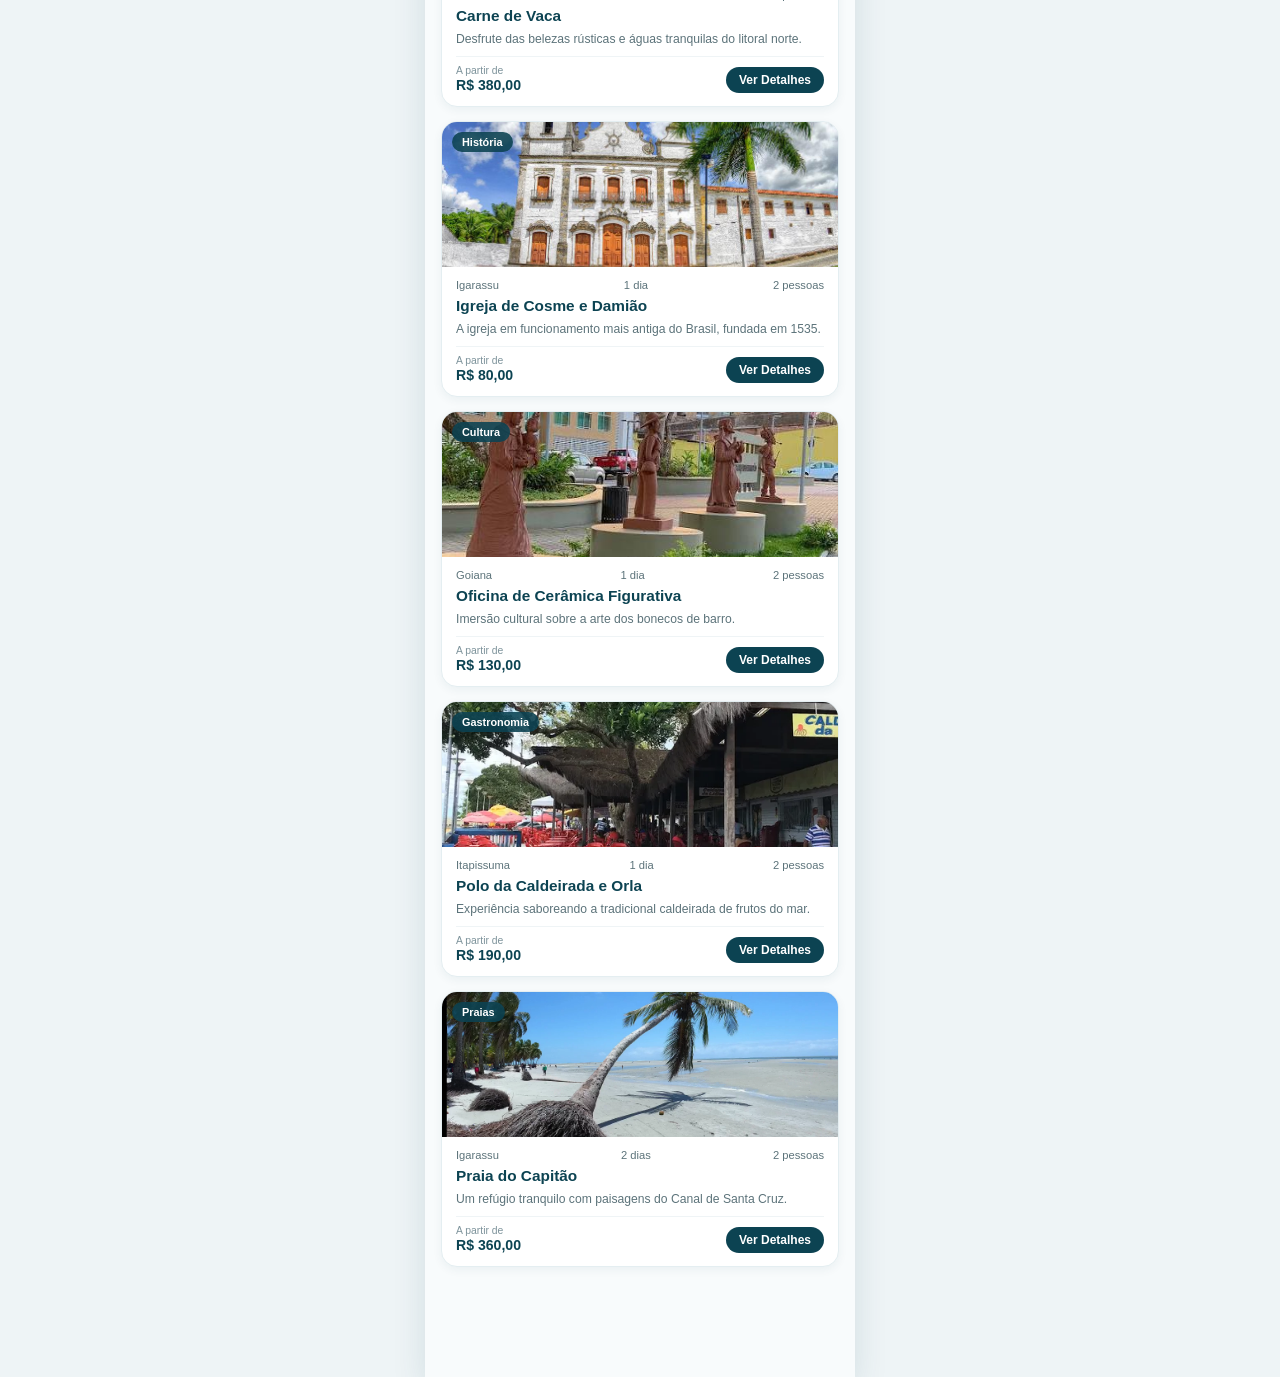
<file: pages/home.html>
<!DOCTYPE html>
<html lang="pt-BR">
<head>
  <meta charset="UTF-8">
  <meta name="viewport" content="width=device-width, initial-scale=1.0">
  <title>Home - Marejar</title>
  <link rel="stylesheet" href="../assets/css/global.css">
  <link rel="stylesheet" href="../assets/css/components.css">
  <style>
    :root {
      --primary-dark: #0c4352;
      --primary-mid: #165e70;
      --accent-soft: #e6f2f5;
      --text-dark: #102a32;
      --text-muted: #5c737a;
      --border-radius-pill: 999px;
    }

    * { box-sizing: border-box; }

    body {
      margin: 0;
      background: #eef4f6;
      font-family: 'Trebuchet MS', 'Segoe UI', sans-serif;
      color: var(--text-dark);
    }

    .app-container {
      max-width: 430px;
      min-height: 100vh;
      margin: 0 auto;
      background: #f8fbfc;
      position: relative;
      overflow-x: hidden;
      box-shadow: 0 12px 32px rgba(12, 67, 82, 0.12);
    }

    .home-header {
      background: linear-gradient(160deg, var(--primary-dark) 0%, var(--primary-mid) 100%);
      color: #ffffff;
      padding: 20px 18px 24px;
      border-bottom-left-radius: 24px;
      border-bottom-right-radius: 24px;
      position: sticky;
      top: 0;
      z-index: 20;
      box-shadow: 0 6px 18px rgba(12, 67, 82, 0.16);
    }

    .top-bar {
      display: flex;
      justify-content: space-between;
      align-items: center;
      margin-bottom: 10px;
      gap: 8px;
    }

    .location-badge {
      font-size: 0.75rem;
      opacity: 0.9;
      white-space: nowrap;
      overflow: hidden;
      text-overflow: ellipsis;
    }

    .header-logo {
      height: 28px;
      width: auto;
      object-fit: contain;
      flex-shrink: 0;
    }

    .search-box {
      background: #ffffff;
      border-radius: var(--border-radius-pill);
      padding: 6px 14px;
      display: flex;
      align-items: center;
      gap: 8px;
      color: var(--text-dark);
      box-shadow: 0 4px 12px rgba(0, 0, 0, 0.1);
    }

    .search-box input {
      border: none;
      outline: none;
      width: 100%;
      font-size: 0.85rem;
      color: var(--text-dark);
      background: transparent;
    }

    .category-strip {
      display: flex;
      gap: 8px;
      overflow-x: auto;
      padding: 12px 16px 4px;
      scrollbar-width: none;
    }

    .category-strip::-webkit-scrollbar { display: none; }

    .cat-chip {
      border: 1px solid #cfe0e5;
      background: #ffffff;
      color: var(--primary-dark);
      border-radius: var(--border-radius-pill);
      padding: 6px 12px;
      font-size: 0.75rem;
      font-weight: 600;
      white-space: nowrap;
      cursor: pointer;
    }

    .cat-chip.active {
      background: var(--primary-dark);
      color: #ffffff;
      border-color: var(--primary-dark);
    }

    .content-body {
      padding: 12px 16px 96px;
      overflow-y: auto;
    }

    .section-header {
      display: flex;
      justify-content: space-between;
      align-items: center;
      margin: 8px 0 12px;
    }

    .section-title {
      font-size: 1rem;
      color: var(--primary-dark);
      margin: 0;
      font-weight: bold;
    }

    .section-link {
      font-size: 0.75rem;
      color: var(--primary-mid);
      text-decoration: none;
      font-weight: 600;
    }

    .mobile-package-card {
      background: #ffffff;
      border-radius: 16px;
      overflow: hidden;
      box-shadow: 0 3px 10px rgba(12, 67, 82, 0.06);
      border: 1px solid #e4eef1;
      margin-bottom: 14px;
      display: flex;
      flex-direction: column;
    }

    .mobile-package-img {
      height: 145px;
      position: relative;
      overflow: hidden;
      background: linear-gradient(135deg, #1b6b80, #0c4352);
    }

    .mobile-package-img img {
      width: 100%;
      height: 100%;
      object-fit: cover;
      display: block;
    }

    .tag-badge {
      position: absolute;
      top: 10px;
      left: 10px;
      background: rgba(12, 67, 82, 0.88);
      color: #fff;
      font-size: 0.68rem;
      padding: 4px 10px;
      border-radius: var(--border-radius-pill);
      font-weight: 600;
    }

    .mobile-package-content {
      padding: 12px 14px;
    }

    .meta-row {
      display: flex;
      justify-content: space-between;
      gap: 6px;
      margin-bottom: 6px;
      font-size: 0.7rem;
      color: var(--text-muted);
    }

    .card-footer-row {
      display: flex;
      justify-content: space-between;
      align-items: center;
      border-top: 1px solid #eff4f6;
      padding-top: 8px;
      margin-top: 8px;
    }

    .btn-details {
      background: var(--primary-dark);
      color: #ffffff;
      padding: 6px 13px;
      border-radius: var(--border-radius-pill);
      font-size: 0.75rem;
      text-decoration: none;
      font-weight: 600;
      border: none;
      cursor: pointer;
    }

    .bottom-nav {
      position: fixed;
      bottom: 0;
      left: 50%;
      transform: translateX(-50%);
      width: 100%;
      max-width: 430px;
      background: #ffffff;
      border-top: 1px solid #dce8ec;
      display: grid;
      grid-template-columns: repeat(5, 1fr);
      padding: 8px 4px 10px;
      z-index: 30;
      box-shadow: 0 -4px 16px rgba(12, 67, 82, 0.08);
    }

    .nav-item {
      display: flex;
      flex-direction: column;
      align-items: center;
      justify-content: center;
      gap: 3px;
      text-decoration: none;
      color: #6b828a;
      font-size: 0.66rem;
      font-weight: 600;
    }

    .nav-item svg {
      width: 20px;
      height: 20px;
      fill: currentColor;
    }

    .nav-item.active {
      color: var(--primary-dark);
    }
  </style>
</head>
<body>
  <main class="app-container">
    <header class="home-header">
      <div class="top-bar">
        <div class="location-badge">ETE Jurandir Bezerra Lins • Litoral PE</div>
        <img src="../assets/img/Logo-branca.png" alt="Logo Marejar" class="header-logo">
      </div>
      <div class="search-box">
        <input type="search" id="homeSearchInput" placeholder="Para onde você quer ir? (ex: Itamaracá, Goiana...)">
      </div>
    </header>

    <div class="category-strip" id="categoryStrip">
      <button type="button" class="cat-chip active" data-cat="todos">Todos</button>
      <button type="button" class="cat-chip" data-cat="Praias">Praias</button>
      <button type="button" class="cat-chip" data-cat="História">História</button>
      <button type="button" class="cat-chip" data-cat="Cultura">Cultura</button>
      <button type="button" class="cat-chip" data-cat="Gastronomia">Gastronomia</button>
    </div>

    <div class="content-body">
      <div class="section-header">
        <h3 class="section-title">Destinos e Vivências Populares</h3>
        <a href="roteiros.html" class="section-link">Ver roteiros</a>
      </div>
      <div id="homeCardsContainer"></div>
    </div>

    <nav class="bottom-nav">
      <a href="home.html" class="nav-item active">
        <svg viewBox="0 0 24 24"><path d="M10 20v-6h4v6h5v-8h3L12 3 2 12h3v8z"/></svg>
        Início
      </a>
      <a href="roteiros.html" class="nav-item">
        <svg viewBox="0 0 24 24"><path d="M12 2C8.13 2 5 5.13 5 9c0 5.25 7 13 7 13s7-7.75 7-13c0-3.87-3.13-7-7-7zm0 9.5c-1.38 0-2.5-1.12-2.5-2.5s1.12-2.5 2.5-2.5 2.5 1.12 2.5 2.5-1.12 2.5-2.5 2.5z"/></svg>
        Roteiros
      </a>
      <a href="assistente.html" class="nav-item">
        <svg viewBox="0 0 24 24"><path d="M12 2a10 10 0 1 0 10 10A10 10 0 0 0 12 2zm0 18a8 8 0 1 1 8-8 8 8 0 0 1-8 8z"/></svg>
        IA
      </a>
      <a href="guias.html" class="nav-item">
        <svg viewBox="0 0 24 24"><path d="M12 12c2.21 0 4-1.79 4-4s-1.79-4-4-4-4 1.79-4 4 1.79 4 4 4zm0 2c-2.67 0-8 1.34-8 4v2h16v-2c0-2.66-5.33-4-8-4z"/></svg>
        Caça-maré
      </a>
      <a href="perfil.html" class="nav-item">
        <svg viewBox="0 0 24 24"><path d="M12 2C6.48 2 2 6.48 2 12s4.48 10 10 10 10-4.48 10-10S17.52 2 12 2zm0 3c1.66 0 3 1.34 3 3s-1.34 3-3 3-3-1.34-3-3 1.34-3 3-3zm0 14.2c-2.5 0-4.71-1.28-6-3.22.03-1.99 4-3.08 6-3.08 1.99 0 5.97 1.09 6 3.08-1.29 1.94-3.5 3.22-6 3.22z"/></svg>
        Perfil
      </a>
    </nav>
  </main>

  <script>
    const VIVENCIAS_HOME = [
      {
        id: 'ponta-de-pedras',
        titulo: 'Praias e Piscinas Naturais',
        local: 'Ponta de Pedras',
        dias: '1 dia',
        pessoas: '2 pessoas',
        preco: 'R$ 240,00',
        categoria: 'Praias',
        descricao: 'Aproveite as belezas das praias locais com águas mornas e calmas na maré baixa.',
        imagem: '../assets/img/cidades/goiana/ponta_de_pedras02.jpg'
      },
      {
        id: 'forte-orange',
        titulo: 'Imersão Histórica no Forte Orange',
        local: 'Itamaracá - PE',
        dias: '1 dia',
        pessoas: '2 pessoas',
        preco: 'R$ 90,00',
        categoria: 'História',
        descricao: 'Conheça a história colonial holandesa às margens do canal de Santa Cruz.',
        imagem: '../assets/img/cidades/itamaraca/forte-orange-1068x712.webp'
      },
      {
        id: 'tradicoes-goiana',
        titulo: 'Tradições e Marés de Goiana',
        local: 'Goiana',
        dias: '2 dias',
        pessoas: '2 pessoas',
        preco: 'R$ 300,00',
        categoria: 'Cultura',
        descricao: 'Vivência completa guiada por especialistas locais pelas riquezas da região.',
        imagem: '../assets/img/cidades/goiana/croa da baleia.jpg'
      },
      {
        id: 'olinda',
        titulo: 'Rota Histórica de Olinda',
        local: 'Olinda',
        dias: '1 dia',
        pessoas: '2 pessoas',
        preco: 'R$ 150,00',
        categoria: 'Gastronomia',
        descricao: 'Ladeiras históricas, igrejas seculares e parada gastronômica com guia local.',
        imagem: '../assets/img/cidades/olinda/Mercado-da-Ribeira-Olinda-PE-MTur.webp'
      },
      {
        id: 'carne-de-vaca',
        titulo: 'Carne de Vaca',
        local: 'Goiana',
        dias: '2 dias',
        pessoas: '2 pessoas',
        preco: 'R$ 380,00',
        categoria: 'Praias',
        descricao: 'Desfrute das belezas rústicas e águas tranquilas do litoral norte.',
        imagem: '../assets/img/cidades/goiana/carne de vaca.jpg'
      },
      {
        id: 'igreja-cosme-damiao',
        titulo: 'Igreja de Cosme e Damião',
        local: 'Igarassu',
        dias: '1 dia',
        pessoas: '2 pessoas',
        preco: 'R$ 80,00',
        categoria: 'História',
        descricao: 'A igreja em funcionamento mais antiga do Brasil, fundada em 1535.',
        imagem: '../assets/img/cidades/igarassu/igreja-santos-cosme-damiao.jpg'
      },
      {
        id: 'oficina-ceramica',
        titulo: 'Oficina de Cerâmica Figurativa',
        local: 'Goiana',
        dias: '1 dia',
        pessoas: '2 pessoas',
        preco: 'R$ 130,00',
        categoria: 'Cultura',
        descricao: 'Imersão cultural sobre a arte dos bonecos de barro.',
        imagem: '../assets/img/cidades/goiana/oficina de ceramica tradicional.jpg'
      },
      {
        id: 'polo-caldeirada',
        titulo: 'Polo da Caldeirada e Orla',
        local: 'Itapissuma',
        dias: '1 dia',
        pessoas: '2 pessoas',
        preco: 'R$ 190,00',
        categoria: 'Gastronomia',
        descricao: 'Experiência saboreando a tradicional caldeirada de frutos do mar.',
        imagem: '../assets/img/cidades/itapissuma/polo.webp'
      },
      {
        id: 'praia-capitao',
        titulo: 'Praia do Capitão',
        local: 'Igarassu',
        dias: '2 dias',
        pessoas: '2 pessoas',
        preco: 'R$ 360,00',
        categoria: 'Praias',
        descricao: 'Um refúgio tranquilo com paisagens do Canal de Santa Cruz.',
        imagem: '../assets/img/cidades/igarassu/praiacapitao.webp'
      }
    ];

    let categoriaSelecionada = 'todos';

    document.addEventListener('DOMContentLoaded', () => {
      renderizarCardsHome();

      document.getElementById('homeSearchInput').addEventListener('input', renderizarCardsHome);
      document.querySelectorAll('.cat-chip').forEach(btn => {
        btn.addEventListener('click', () => {
          document.querySelectorAll('.cat-chip').forEach(b => b.classList.remove('active'));
          btn.classList.add('active');
          categoriaSelecionada = btn.dataset.cat;
          renderizarCardsHome();
        });
      });
    });

    function renderizarCardsHome() {
      const termo = document.getElementById('homeSearchInput').value.trim().toLowerCase();
      const container = document.getElementById('homeCardsContainer');

      const filtrados = VIVENCIAS_HOME.filter(item => {
        const bateCat = categoriaSelecionada === 'todos' || item.categoria === categoriaSelecionada;
        const bateTexto = !termo ||
          item.titulo.toLowerCase().includes(termo) ||
          item.local.toLowerCase().includes(termo) ||
          item.descricao.toLowerCase().includes(termo);
        return bateCat && bateTexto;
      });

      if (!filtrados.length) {
        container.innerHTML = `<div class="mobile-package-card p-3 text-center" style="padding:18px;font-size:0.85rem;color:#5c737a;">Nenhuma vivência encontrada para esse filtro.</div>`;
        return;
      }

      container.innerHTML = filtrados.map(item => `
        <article class="mobile-package-card">
          <div class="mobile-package-img">
            <span class="tag-badge">${item.categoria}</span>
            <img src="${item.imagem}" alt="${item.titulo}" onerror="this.style.display='none'">
          </div>
          <div class="mobile-package-content">
            <div class="meta-row">
              <span>${item.local}</span>
              <span>${item.dias}</span>
              <span>${item.pessoas}</span>
            </div>
            <h4 style="font-size:0.96rem;margin:0 0 6px;color:var(--primary-dark);">${item.titulo}</h4>
            <p style="font-size:0.76rem;color:var(--text-muted);margin:0;line-height:1.4;">${item.descricao}</p>
            <div class="card-footer-row">
              <div>
                <span style="font-size:0.65rem;color:#7d939b;display:block;">A partir de</span>
                <strong style="font-size:0.88rem;color:var(--primary-dark);">${item.preco}</strong>
              </div>
              <a href="roteiros.html?destino=${encodeURIComponent(item.id)}" class="btn-details">Ver Detalhes</a>
            </div>
          </div>
        </article>
      `).join('');
    }
  </script>
</body>
</html>
</file>
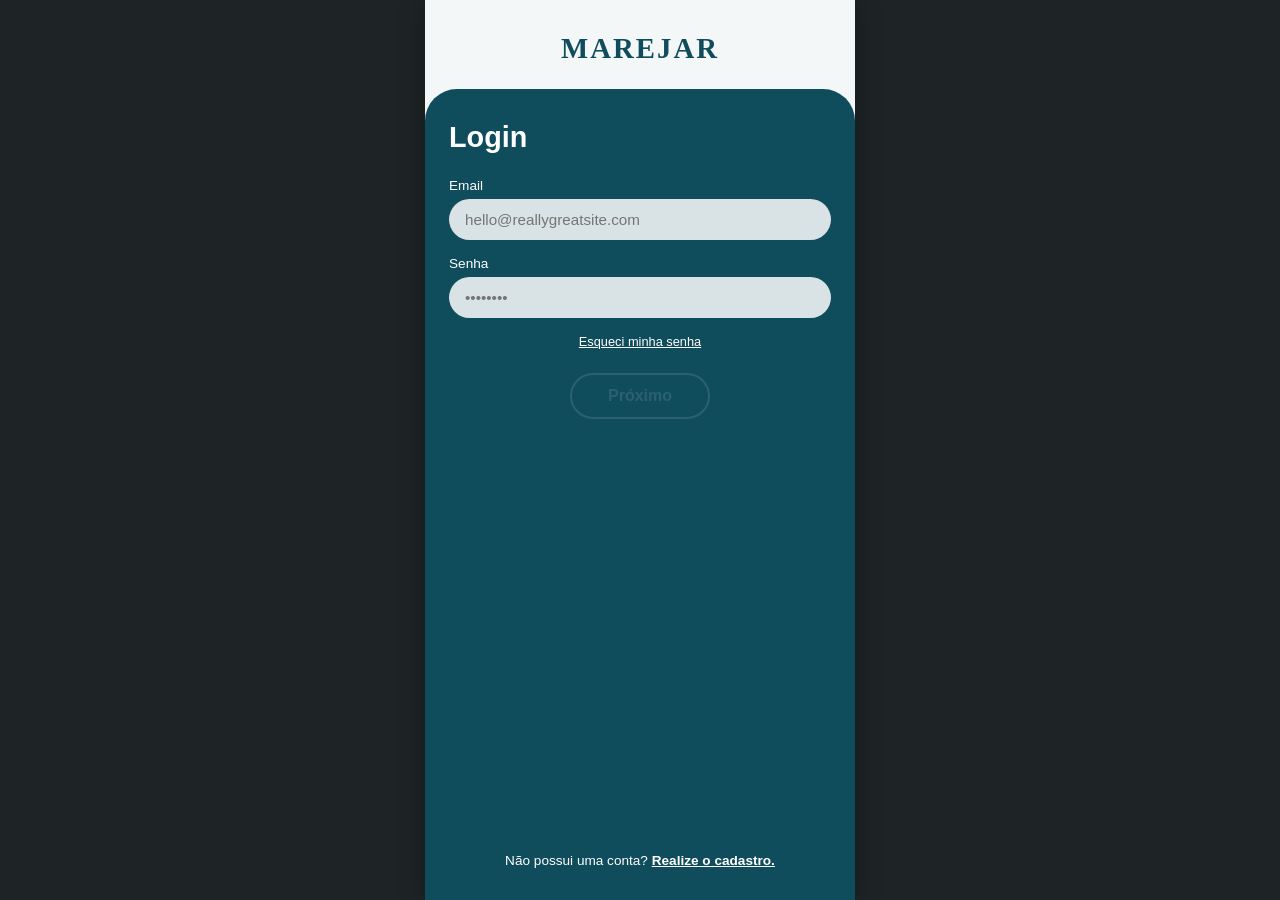
<file: pages/login.html>
<!DOCTYPE html>
<html lang="pt-BR">
<head>
  <meta charset="UTF-8">
  <meta name="viewport" content="width=device-width, initial-scale=1.0">
  <title>Login - Marejar</title>
  <link rel="stylesheet" href="../assets/css/global.css">
  <style>
    .auth-header {
      padding: 32px 24px 24px;
      text-align: center;
      background-color: var(--bg-light);
    }
    .auth-header h1 {
      font-family: Georgia, serif;
      color: var(--primary-dark);
      letter-spacing: 2px;
      font-size: 1.8rem;
    }
    .auth-card {
      flex: 1;
      background-color: var(--primary-dark);
      border-top-left-radius: 32px;
      border-top-right-radius: 32px;
      padding: 32px 24px;
      color: #ffffff;
      display: flex;
      flex-direction: column;
    }
    .auth-card h2 {
      font-size: 1.8rem;
      margin-bottom: 24px;
    }
    .form-group {
      margin-bottom: 16px;
    }
    .form-group label {
      display: block;
      font-size: 0.85rem;
      margin-bottom: 6px;
      font-weight: 500;
    }
    .form-group input {
      width: 100%;
      padding: 12px 16px;
      border-radius: var(--border-radius-pill);
      border: none;
      background-color: var(--input-bg);
      color: var(--text-dark);
      font-size: 0.95rem;
      outline: none;
    }
    .forgot-link {
      text-align: center;
      display: block;
      color: #ffffff;
      font-size: 0.8rem;
      text-decoration: underline;
      margin: 8px 0 24px;
    }
    .submit-wrapper {
      text-align: center;
    }
    .btn-custom {
      background: transparent;
      border: 2px solid var(--surface-white);
      color: var(--surface-white);
      padding: 12px 36px;
      border-radius: var(--border-radius-pill);
      font-size: 1rem;
      font-weight: 600;
      cursor: pointer;
      text-decoration: none;
      display: inline-block;
      text-align: center;
      transition: 0.2s;
    }
    .btn-custom:disabled {
      opacity: 0.4;
      cursor: not-allowed;
      border-color: rgba(255, 255, 255, 0.3);
      color: rgba(255, 255, 255, 0.3);
    }
    .btn-custom:not(:disabled):hover {
      background: var(--surface-white);
      color: var(--primary-dark);
    }
    .register-prompt {
      margin-top: auto;
      text-align: center;
      font-size: 0.85rem;
      padding-top: 20px;
    }
    .register-prompt a {
      color: #ffffff;
      font-weight: bold;
      text-decoration: underline;
    }
  </style>
</head>
<body>
  <main class="app-container">
    <header class="auth-header">
      <h1>MAREJAR</h1>
    </header>

    <section class="auth-card">
      <h2>Login</h2>
      
      <form id="loginForm">
        <div class="form-group">
          <label for="email">Email</label>
          <input type="email" id="email" placeholder="hello@reallygreatsite.com" autocomplete="off">
        </div>

        <div class="form-group">
          <label for="senha">Senha</label>
          <input type="password" id="senha" placeholder="••••••••">
        </div>

        <a href="#" class="forgot-link">Esqueci minha senha</a>

        <div class="submit-wrapper">
          <button type="submit" id="btnProximo" class="btn-custom" disabled>Próximo</button>
        </div>
      </form>

      <p class="register-prompt">
        Não possui uma conta? <a href="cadastro.html">Realize o cadastro.</a>
      </p>
    </section>
  </main>

  <script>
    const emailInput = document.getElementById('email');
    const senhaInput = document.getElementById('senha');
    const btnProximo = document.getElementById('btnProximo');
    const loginForm = document.getElementById('loginForm');

    function validarCampos() {
      if (emailInput.value.trim() !== "" && senhaInput.value.trim() !== "") {
        btnProximo.removeAttribute('disabled');
      } else {
        btnProximo.setAttribute('disabled', 'true');
      }
    }

    emailInput.addEventListener('input', validarCampos);
    senhaInput.addEventListener('input', validarCampos);

    loginForm.addEventListener('submit', function(e) {
      e.preventDefault();
      window.location.href = 'home.html';
    });
  </script>
</body>
</html>
</file>
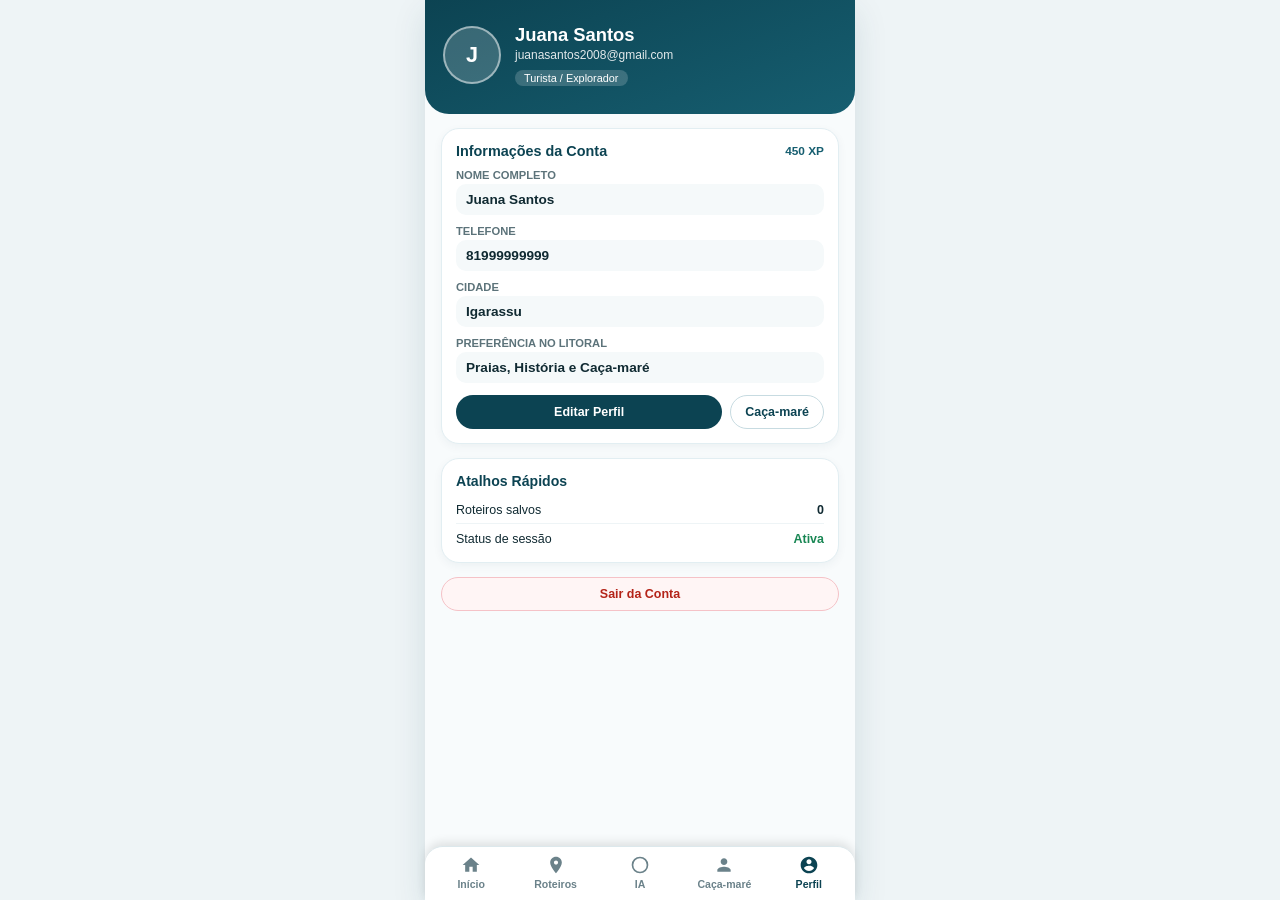
<file: pages/perfil.html>
<!DOCTYPE html>
<html lang="pt-BR">
<head>
  <meta charset="UTF-8">
  <meta name="viewport" content="width=device-width, initial-scale=1.0">
  <title>Perfil - Marejar</title>
  <link rel="stylesheet" href="../assets/css/global.css">
  <link rel="stylesheet" href="../assets/css/components.css">
  <style>
    :root {
      --primary-dark: #0c4352;
      --primary-mid: #165e70;
      --text-dark: #102a32;
      --text-muted: #5c737a;
      --border-radius-pill: 999px;
    }

    * { box-sizing: border-box; }

    body {
      margin: 0;
      background: #eef4f6;
      font-family: 'Trebuchet MS', 'Segoe UI', sans-serif;
      color: var(--text-dark);
    }

    .app-container {
      max-width: 430px;
      min-height: 100vh;
      margin: 0 auto;
      background: #f8fbfc;
      padding-bottom: 98px;
      box-shadow: 0 12px 32px rgba(12, 67, 82, 0.12);
    }

    .profile-banner {
      background: linear-gradient(160deg, var(--primary-dark) 0%, var(--primary-mid) 100%);
      color: #fff;
      padding: 24px 18px 28px;
      border-bottom-left-radius: 24px;
      border-bottom-right-radius: 24px;
      display: flex;
      align-items: center;
      gap: 14px;
    }

    .avatar-circle {
      width: 58px;
      height: 58px;
      border-radius: 50%;
      background: rgba(255, 255, 255, 0.18);
      border: 2px solid rgba(255, 255, 255, 0.5);
      display: flex;
      align-items: center;
      justify-content: center;
      font-size: 1.35rem;
      font-weight: 700;
      flex-shrink: 0;
    }

    .body-wrap { padding: 14px 16px; }

    .card-box {
      background: #fff;
      border: 1px solid #e2eef2;
      border-radius: 18px;
      padding: 14px;
      margin-bottom: 14px;
      box-shadow: 0 3px 10px rgba(12, 67, 82, 0.05);
    }

    .field-row {
      margin-bottom: 10px;
    }

    .field-label {
      display: block;
      font-size: 0.7rem;
      font-weight: 700;
      color: var(--text-muted);
      margin-bottom: 3px;
    }

    .field-value {
      font-size: 0.85rem;
      color: var(--text-dark);
      font-weight: 600;
      background: #f5f9fa;
      padding: 8px 10px;
      border-radius: 10px;
    }

    .field-input {
      width: 100%;
      font-size: 0.85rem;
      padding: 8px 10px;
      border-radius: 10px;
      border: 1px solid #b8ced5;
      background: #fff;
      color: var(--text-dark);
    }

    .btn-row {
      display: flex;
      gap: 8px;
      margin-top: 12px;
    }

    .btn-primary-m {
      flex: 1;
      background: var(--primary-dark);
      color: #fff;
      border: none;
      border-radius: var(--border-radius-pill);
      padding: 9px 12px;
      font-size: 0.78rem;
      font-weight: 700;
      cursor: pointer;
    }

    .btn-outline-m {
      background: #fff;
      color: var(--primary-dark);
      border: 1px solid #c7dbe1;
      border-radius: var(--border-radius-pill);
      padding: 9px 14px;
      font-size: 0.78rem;
      font-weight: 700;
      cursor: pointer;
    }

    .btn-danger-m {
      width: 100%;
      background: #fff5f5;
      color: #b42318;
      border: 1px solid #f5c2c7;
      border-radius: var(--border-radius-pill);
      padding: 9px 12px;
      font-size: 0.78rem;
      font-weight: 700;
      cursor: pointer;
    }

    .bottom-nav {
      position: fixed;
      bottom: 0;
      left: 50%;
      transform: translateX(-50%);
      width: 100%;
      max-width: 430px;
      background: #ffffff;
      border-top: 1px solid #dce8ec;
      display: grid;
      grid-template-columns: repeat(5, 1fr);
      padding: 8px 4px 10px;
      z-index: 30;
    }

    .nav-item {
      display: flex;
      flex-direction: column;
      align-items: center;
      justify-content: center;
      gap: 3px;
      text-decoration: none;
      color: #6b828a;
      font-size: 0.66rem;
      font-weight: 600;
    }

    .nav-item svg { width: 20px; height: 20px; fill: currentColor; }
    .nav-item.active { color: var(--primary-dark); }
  </style>
</head>
<body>
  <main class="app-container">
    <header class="profile-banner">
      <div class="avatar-circle" id="perfilAvatar">J</div>
      <div>
        <h1 id="perfilNomeTitulo" style="margin:0;font-size:1.15rem;">Juana Santos</h1>
        <p id="perfilEmailSub" style="margin:2px 0 6px;font-size:0.75rem;opacity:0.88;">juanasantos2008@gmail.com</p>
        <span style="font-size:0.68rem;background:rgba(255,255,255,0.18);padding:2px 9px;border-radius:999px;">Turista / Explorador</span>
      </div>
    </header>

    <div class="body-wrap">
      <div class="card-box">
        <div style="display:flex;justify-content:space-between;align-items:center;margin-bottom:10px;">
          <strong style="font-size:0.9rem;color:var(--primary-dark);">Informações da Conta</strong>
          <span id="perfilXpResumo" style="font-size:0.74rem;font-weight:700;color:#165e70;">450 XP</span>
        </div>

        <div id="viewMode">
          <div class="field-row">
            <span class="field-label">NOME COMPLETO</span>
            <div class="field-value" id="viewNome">Juana Santos</div>
          </div>
          <div class="field-row">
            <span class="field-label">TELEFONE</span>
            <div class="field-value" id="viewTelefone">81999999999</div>
          </div>
          <div class="field-row">
            <span class="field-label">CIDADE</span>
            <div class="field-value" id="viewCidade">Igarassu</div>
          </div>
          <div class="field-row">
            <span class="field-label">PREFERÊNCIA NO LITORAL</span>
            <div class="field-value" id="viewPreferencia">Praias, História e Caça-maré</div>
          </div>

          <div class="btn-row">
            <button type="button" class="btn-primary-m" onclick="alternarEdicao(true)">Editar Perfil</button>
            <a href="guias.html" class="btn-outline-m" style="text-decoration:none;display:inline-flex;align-items:center;">Caça-maré</a>
          </div>
        </div>

        <form id="editMode" style="display:none;">
          <div class="field-row">
            <label class="field-label" for="inputNome">NOME COMPLETO</label>
            <input type="text" id="inputNome" class="field-input" required>
          </div>
          <div class="field-row">
            <label class="field-label" for="inputTelefone">TELEFONE</label>
            <input type="text" id="inputTelefone" class="field-input">
          </div>
          <div class="field-row">
            <label class="field-label" for="inputCidade">CIDADE</label>
            <input type="text" id="inputCidade" class="field-input">
          </div>
          <div class="field-row">
            <label class="field-label" for="inputPreferencia">PREFERÊNCIA NO LITORAL</label>
            <input type="text" id="inputPreferencia" class="field-input">
          </div>

          <div class="btn-row">
            <button type="submit" class="btn-primary-m">Salvar Alterações</button>
            <button type="button" class="btn-outline-m" onclick="alternarEdicao(false)">Cancelar</button>
          </div>
        </form>
      </div>

      <div class="card-box">
        <strong style="display:block;font-size:0.88rem;color:var(--primary-dark);margin-bottom:8px;">Atalhos Rápidos</strong>
        <div style="display:flex;justify-content:space-between;font-size:0.78rem;padding:6px 0;border-bottom:1px solid #eef4f6;">
          <span>Roteiros salvos</span>
          <strong id="qtdRoteirosSalvos">0</strong>
        </div>
        <div style="display:flex;justify-content:space-between;font-size:0.78rem;padding:8px 0 2px;">
          <span>Status de sessão</span>
          <span style="color:#198754;font-weight:700;">Ativa</span>
        </div>
      </div>

      <button type="button" class="btn-danger-m" onclick="sairConta()">Sair da Conta</button>
    </div>

    <nav class="bottom-nav">
      <a href="home.html" class="nav-item">
        <svg viewBox="0 0 24 24"><path d="M10 20v-6h4v6h5v-8h3L12 3 2 12h3v8z"/></svg>
        Início
      </a>
      <a href="roteiros.html" class="nav-item">
        <svg viewBox="0 0 24 24"><path d="M12 2C8.13 2 5 5.13 5 9c0 5.25 7 13 7 13s7-7.75 7-13c0-3.87-3.13-7-7-7zm0 9.5c-1.38 0-2.5-1.12-2.5-2.5s1.12-2.5 2.5-2.5 2.5 1.12 2.5 2.5-1.12 2.5-2.5 2.5z"/></svg>
        Roteiros
      </a>
      <a href="assistente.html" class="nav-item">
        <svg viewBox="0 0 24 24"><path d="M12 2a10 10 0 1 0 10 10A10 10 0 0 0 12 2zm0 18a8 8 0 1 1 8-8 8 8 0 0 1-8 8z"/></svg>
        IA
      </a>
      <a href="guias.html" class="nav-item">
        <svg viewBox="0 0 24 24"><path d="M12 12c2.21 0 4-1.79 4-4s-1.79-4-4-4-4 1.79-4 4 1.79 4 4 4zm0 2c-2.67 0-8 1.34-8 4v2h16v-2c0-2.66-5.33-4-8-4z"/></svg>
        Caça-maré
      </a>
      <a href="perfil.html" class="nav-item active">
        <svg viewBox="0 0 24 24"><path d="M12 2C6.48 2 2 6.48 2 12s4.48 10 10 10 10-4.48 10-10S17.52 2 12 2zm0 3c1.66 0 3 1.34 3 3s-1.34 3-3 3-3-1.34-3-3 1.34-3 3-3zm0 14.2c-2.5 0-4.71-1.28-6-3.22.03-1.99 4-3.08 6-3.08 1.99 0 5.97 1.09 6 3.08-1.29 1.94-3.5 3.22-6 3.22z"/></svg>
        Perfil
      </a>
    </nav>
  </main>

  <script>
    const PERFIL_KEY = 'marejar_user';
    const PADRAO_PERFIL = {
      name: 'Juana Santos',
      email: 'juanasantos2008@gmail.com',
      telefone: '81999999999',
      cidade: 'Igarassu',
      preferencia: 'Praias, História e Caça-maré'
    };

    let perfilAtual = carregarPerfil();

    function carregarPerfil() {
      try {
        const raw = localStorage.getItem(PERFIL_KEY);
        return raw ? { ...PADRAO_PERFIL, ...JSON.parse(raw) } : { ...PADRAO_PERFIL };
      } catch (_) {
        return { ...PADRAO_PERFIL };
      }
    }

    function renderPerfil() {
      const inicial = (perfilAtual.name || 'J').trim().charAt(0).toUpperCase();
      document.getElementById('perfilAvatar').textContent = inicial;
      document.getElementById('perfilNomeTitulo').textContent = perfilAtual.name;
      document.getElementById('perfilEmailSub').textContent = perfilAtual.email;
      document.getElementById('viewNome').textContent = perfilAtual.name;
      document.getElementById('viewTelefone').textContent = perfilAtual.telefone || 'Não informado';
      document.getElementById('viewCidade').textContent = perfilAtual.cidade || 'Igarassu';
      document.getElementById('viewPreferencia').textContent = perfilAtual.preferencia || 'Litoral Norte';

      try {
        const jornada = JSON.parse(localStorage.getItem('marejar_jornada_v1'));
        if (jornada && typeof jornada.saldoPontos === 'number') {
          document.getElementById('perfilXpResumo').textContent = `${jornada.saldoPontos} XP`;
        }
        const salvos = JSON.parse(localStorage.getItem('marejar_roteiros_salvos_v1')) || [];
        document.getElementById('qtdRoteirosSalvos').textContent = salvos.length;
      } catch (_) {}
    }

    function alternarEdicao(editar) {
      document.getElementById('viewMode').style.display = editar ? 'none' : 'block';
      document.getElementById('editMode').style.display = editar ? 'block' : 'none';
      if (editar) {
        document.getElementById('inputNome').value = perfilAtual.name;
        document.getElementById('inputTelefone').value = perfilAtual.telefone || '';
        document.getElementById('inputCidade').value = perfilAtual.cidade || '';
        document.getElementById('inputPreferencia').value = perfilAtual.preferencia || '';
      }
    }

    document.getElementById('editMode').addEventListener('submit', async e => {
      e.preventDefault();
      perfilAtual = {
        ...perfilAtual,
        name: document.getElementById('inputNome').value.trim() || PADRAO_PERFIL.name,
        telefone: document.getElementById('inputTelefone').value.trim(),
        cidade: document.getElementById('inputCidade').value.trim(),
        preferencia: document.getElementById('inputPreferencia').value.trim()
      };
      localStorage.setItem(PERFIL_KEY, JSON.stringify(perfilAtual));

      try {
        await fetch('http://localhost:3001/api/users/update', {
          method: 'PUT',
          headers: { 'Content-Type': 'application/json' },
          body: JSON.stringify(perfilAtual)
        });
      } catch (_) {}

      alternarEdicao(false);
      renderPerfil();
    });

    function sairConta() {
      localStorage.removeItem('marejar_token');
      window.location.href = '../index.html';
    }

    document.addEventListener('DOMContentLoaded', renderPerfil);
  </script>
</body>
</html>
</file>
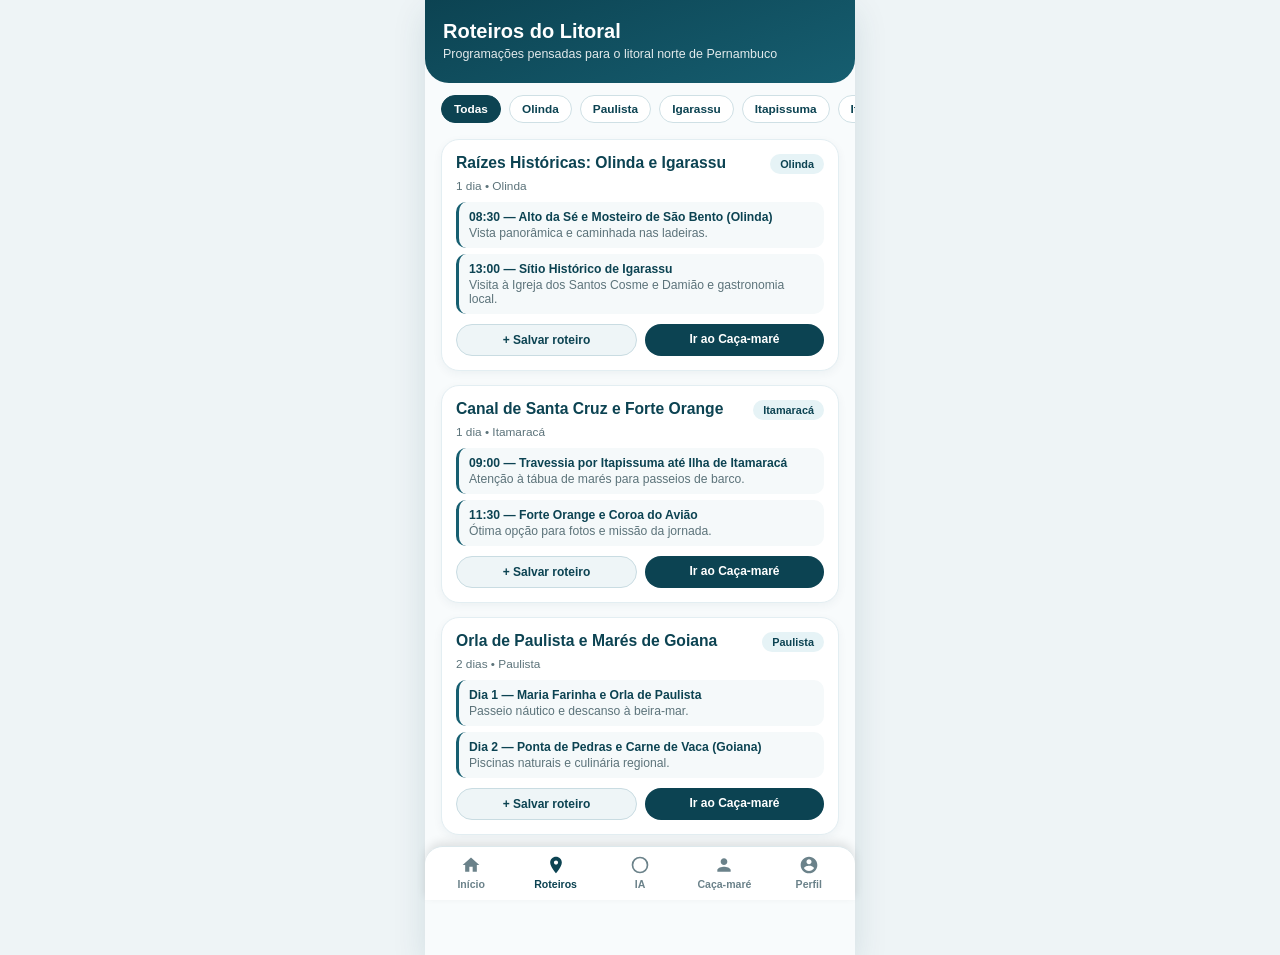
<file: pages/roteiros.html>
<!DOCTYPE html>
<html lang="pt-BR">
<head>
  <meta charset="UTF-8">
  <meta name="viewport" content="width=device-width, initial-scale=1.0">
  <title>Roteiros - Marejar</title>
  <link rel="stylesheet" href="../assets/css/global.css">
  <link rel="stylesheet" href="../assets/css/components.css">
  <style>
    :root {
      --primary-dark: #0c4352;
      --primary-mid: #165e70;
      --text-dark: #102a32;
      --text-muted: #5c737a;
      --border-radius-pill: 999px;
    }

    * { box-sizing: border-box; }

    body {
      margin: 0;
      background: #eef4f6;
      font-family: 'Trebuchet MS', 'Segoe UI', sans-serif;
      color: var(--text-dark);
    }

    .app-container {
      max-width: 430px;
      min-height: 100vh;
      margin: 0 auto;
      background: #f8fbfc;
      padding-bottom: 96px;
      box-shadow: 0 12px 32px rgba(12, 67, 82, 0.12);
    }

    .page-header {
      background: linear-gradient(160deg, var(--primary-dark) 0%, var(--primary-mid) 100%);
      color: #fff;
      padding: 20px 18px 22px;
      border-bottom-left-radius: 24px;
      border-bottom-right-radius: 24px;
      position: sticky;
      top: 0;
      z-index: 20;
    }

    .page-header h1 {
      margin: 0 0 4px;
      font-size: 1.25rem;
    }

    .page-header p {
      margin: 0;
      font-size: 0.78rem;
      opacity: 0.88;
    }

    .city-filter-row {
      display: flex;
      gap: 8px;
      overflow-x: auto;
      padding: 12px 16px 6px;
      scrollbar-width: none;
    }

    .city-filter-row::-webkit-scrollbar { display: none; }

    .city-btn {
      background: #fff;
      color: var(--primary-dark);
      border: 1px solid #cfe0e5;
      border-radius: var(--border-radius-pill);
      padding: 6px 12px;
      font-size: 0.74rem;
      font-weight: 600;
      white-space: nowrap;
      cursor: pointer;
    }

    .city-btn.active {
      background: var(--primary-dark);
      color: #fff;
      border-color: var(--primary-dark);
    }

    .roteiros-list {
      padding: 10px 16px;
    }

    .roteiro-card {
      background: #fff;
      border: 1px solid #e3eef2;
      border-radius: 18px;
      padding: 14px;
      margin-bottom: 14px;
      box-shadow: 0 3px 10px rgba(12, 67, 82, 0.05);
    }

    .roteiro-top {
      display: flex;
      justify-content: space-between;
      align-items: flex-start;
      gap: 10px;
      margin-bottom: 8px;
    }

    .roteiro-badge {
      background: #e6f3f6;
      color: var(--primary-dark);
      font-size: 0.68rem;
      font-weight: 700;
      padding: 4px 10px;
      border-radius: var(--border-radius-pill);
    }

    .stop-box {
      background: #f5f9fa;
      border-left: 3px solid var(--primary-mid);
      border-radius: 10px;
      padding: 8px 10px;
      margin: 6px 0;
      font-size: 0.76rem;
    }

    .stop-box strong {
      color: var(--primary-dark);
      display: block;
      margin-bottom: 2px;
    }

    .roteiro-actions {
      display: flex;
      gap: 8px;
      margin-top: 10px;
    }

    .btn-save {
      flex: 1;
      background: #eef5f7;
      color: var(--primary-dark);
      border: 1px solid #c9dce2;
      border-radius: var(--border-radius-pill);
      padding: 8px 10px;
      font-size: 0.75rem;
      font-weight: 700;
      cursor: pointer;
    }

    .btn-save.saved {
      background: #dff3e8;
      color: #146c43;
      border-color: #a3cfbb;
    }

    .btn-mission {
      flex: 1;
      background: var(--primary-dark);
      color: #fff;
      text-decoration: none;
      text-align: center;
      border-radius: var(--border-radius-pill);
      padding: 8px 10px;
      font-size: 0.75rem;
      font-weight: 700;
    }

    .bottom-nav {
      position: fixed;
      bottom: 0;
      left: 50%;
      transform: translateX(-50%);
      width: 100%;
      max-width: 430px;
      background: #ffffff;
      border-top: 1px solid #dce8ec;
      display: grid;
      grid-template-columns: repeat(5, 1fr);
      padding: 8px 4px 10px;
      z-index: 30;
    }

    .nav-item {
      display: flex;
      flex-direction: column;
      align-items: center;
      justify-content: center;
      gap: 3px;
      text-decoration: none;
      color: #6b828a;
      font-size: 0.66rem;
      font-weight: 600;
    }

    .nav-item svg { width: 20px; height: 20px; fill: currentColor; }
    .nav-item.active { color: var(--primary-dark); }
  </style>
</head>
<body>
  <main class="app-container">
    <header class="page-header">
      <h1>Roteiros do Litoral</h1>
      <p>Programações pensadas para o litoral norte de Pernambuco</p>
    </header>

    <div class="city-filter-row" id="cityFilterRow">
      <button type="button" class="city-btn active" data-city="Todas">Todas</button>
      <button type="button" class="city-btn" data-city="Olinda">Olinda</button>
      <button type="button" class="city-btn" data-city="Paulista">Paulista</button>
      <button type="button" class="city-btn" data-city="Igarassu">Igarassu</button>
      <button type="button" class="city-btn" data-city="Itapissuma">Itapissuma</button>
      <button type="button" class="city-btn" data-city="Itamaracá">Itamaracá</button>
      <button type="button" class="city-btn" data-city="Goiana">Goiana</button>
    </div>

    <section class="roteiros-list" id="roteirosContainer"></section>

    <nav class="bottom-nav">
      <a href="home.html" class="nav-item">
        <svg viewBox="0 0 24 24"><path d="M10 20v-6h4v6h5v-8h3L12 3 2 12h3v8z"/></svg>
        Início
      </a>
      <a href="roteiros.html" class="nav-item active">
        <svg viewBox="0 0 24 24"><path d="M12 2C8.13 2 5 5.13 5 9c0 5.25 7 13 7 13s7-7.75 7-13c0-3.87-3.13-7-7-7zm0 9.5c-1.38 0-2.5-1.12-2.5-2.5s1.12-2.5 2.5-2.5 2.5 1.12 2.5 2.5-1.12 2.5-2.5 2.5z"/></svg>
        Roteiros
      </a>
      <a href="assistente.html" class="nav-item">
        <svg viewBox="0 0 24 24"><path d="M12 2a10 10 0 1 0 10 10A10 10 0 0 0 12 2zm0 18a8 8 0 1 1 8-8 8 8 0 0 1-8 8z"/></svg>
        IA
      </a>
      <a href="guias.html" class="nav-item">
        <svg viewBox="0 0 24 24"><path d="M12 12c2.21 0 4-1.79 4-4s-1.79-4-4-4-4 1.79-4 4 1.79 4 4 4zm0 2c-2.67 0-8 1.34-8 4v2h16v-2c0-2.66-5.33-4-8-4z"/></svg>
        Caça-maré
      </a>
      <a href="perfil.html" class="nav-item">
        <svg viewBox="0 0 24 24"><path d="M12 2C6.48 2 2 6.48 2 12s4.48 10 10 10 10-4.48 10-10S17.52 2 12 2zm0 3c1.66 0 3 1.34 3 3s-1.34 3-3 3-3-1.34-3-3 1.34-3 3-3zm0 14.2c-2.5 0-4.71-1.28-6-3.22.03-1.99 4-3.08 6-3.08 1.99 0 5.97 1.09 6 3.08-1.29 1.94-3.5 3.22-6 3.22z"/></svg>
        Perfil
      </a>
    </nav>
  </main>

  <script>
    const ROTEIROS_DATA = [
      {
        id: 'rot-olinda-igarassu',
        titulo: 'Raízes Históricas: Olinda e Igarassu',
        cidade: 'Olinda',
        duracao: '1 dia',
        paradas: [
          { hora: '08:30', local: 'Alto da Sé e Mosteiro de São Bento (Olinda)', dica: 'Vista panorâmica e caminhada nas ladeiras.' },
          { hora: '13:00', local: 'Sítio Histórico de Igarassu', dica: 'Visita à Igreja dos Santos Cosme e Damião e gastronomia local.' }
        ]
      },
      {
        id: 'rot-itamaraca-itapissuma',
        titulo: 'Canal de Santa Cruz e Forte Orange',
        cidade: 'Itamaracá',
        duracao: '1 dia',
        paradas: [
          { hora: '09:00', local: 'Travessia por Itapissuma até Ilha de Itamaracá', dica: 'Atenção à tábua de marés para passeios de barco.' },
          { hora: '11:30', local: 'Forte Orange e Coroa do Avião', dica: 'Ótima opção para fotos e missão da jornada.' }
        ]
      },
      {
        id: 'rot-paulista-goiana',
        titulo: 'Orla de Paulista e Marés de Goiana',
        cidade: 'Paulista',
        duracao: '2 dias',
        paradas: [
          { hora: 'Dia 1', local: 'Maria Farinha e Orla de Paulista', dica: 'Passeio náutico e descanso à beira-mar.' },
          { hora: 'Dia 2', local: 'Ponta de Pedras e Carne de Vaca (Goiana)', dica: 'Piscinas naturais e culinária regional.' }
        ]
      }
    ];

    const SAVED_KEY = 'marejar_roteiros_salvos_v1';
    let cidadeAtual = 'Todas';

    document.addEventListener('DOMContentLoaded', () => {
      document.querySelectorAll('.city-btn').forEach(btn => {
        btn.addEventListener('click', () => {
          document.querySelectorAll('.city-btn').forEach(b => b.classList.remove('active'));
          btn.classList.add('active');
          cidadeAtual = btn.dataset.city;
          renderRoteiros();
        });
      });
      renderRoteiros();
    });

    function getSalvos() {
      try {
        return JSON.parse(localStorage.getItem(SAVED_KEY)) || [];
      } catch (_) {
        return [];
      }
    }

    function toggleSalvar(id) {
      const salvos = getSalvos();
      const idx = salvos.indexOf(id);
      if (idx >= 0) salvos.splice(idx, 1);
      else salvos.push(id);
      localStorage.setItem(SAVED_KEY, JSON.stringify(salvos));
      renderRoteiros();
    }

    function renderRoteiros() {
      const salvos = getSalvos();
      const container = document.getElementById('roteirosContainer');
      const lista = ROTEIROS_DATA.filter(r => cidadeAtual === 'Todas' || r.cidade === cidadeAtual);

      container.innerHTML = lista.map(r => {
        const isSaved = salvos.includes(r.id);
        return `
          <div class="roteiro-card">
            <div class="roteiro-top">
              <div>
                <h3 style="margin:0 0 4px;font-size:0.98rem;color:var(--primary-dark);">${r.titulo}</h3>
                <span style="font-size:0.74rem;color:var(--text-muted);">${r.duracao} • ${r.cidade}</span>
              </div>
              <span class="roteiro-badge">${r.cidade}</span>
            </div>
            ${r.paradas.map(p => `
              <div class="stop-box">
                <strong>${p.hora} — ${p.local}</strong>
                <span style="color:var(--text-muted);">${p.dica}</span>
              </div>
            `).join('')}
            <div class="roteiro-actions">
              <button type="button" class="btn-save ${isSaved ? 'saved' : ''}" onclick="toggleSalvar('${r.id}')">
                ${isSaved ? 'Salvo no roteiro' : '+ Salvar roteiro'}
              </button>
              <a href="guias.html" class="btn-mission">Ir ao Caça-maré</a>
            </div>
          </div>
        `;
      }).join('');
    }
  </script>
</body>
</html>
</file>
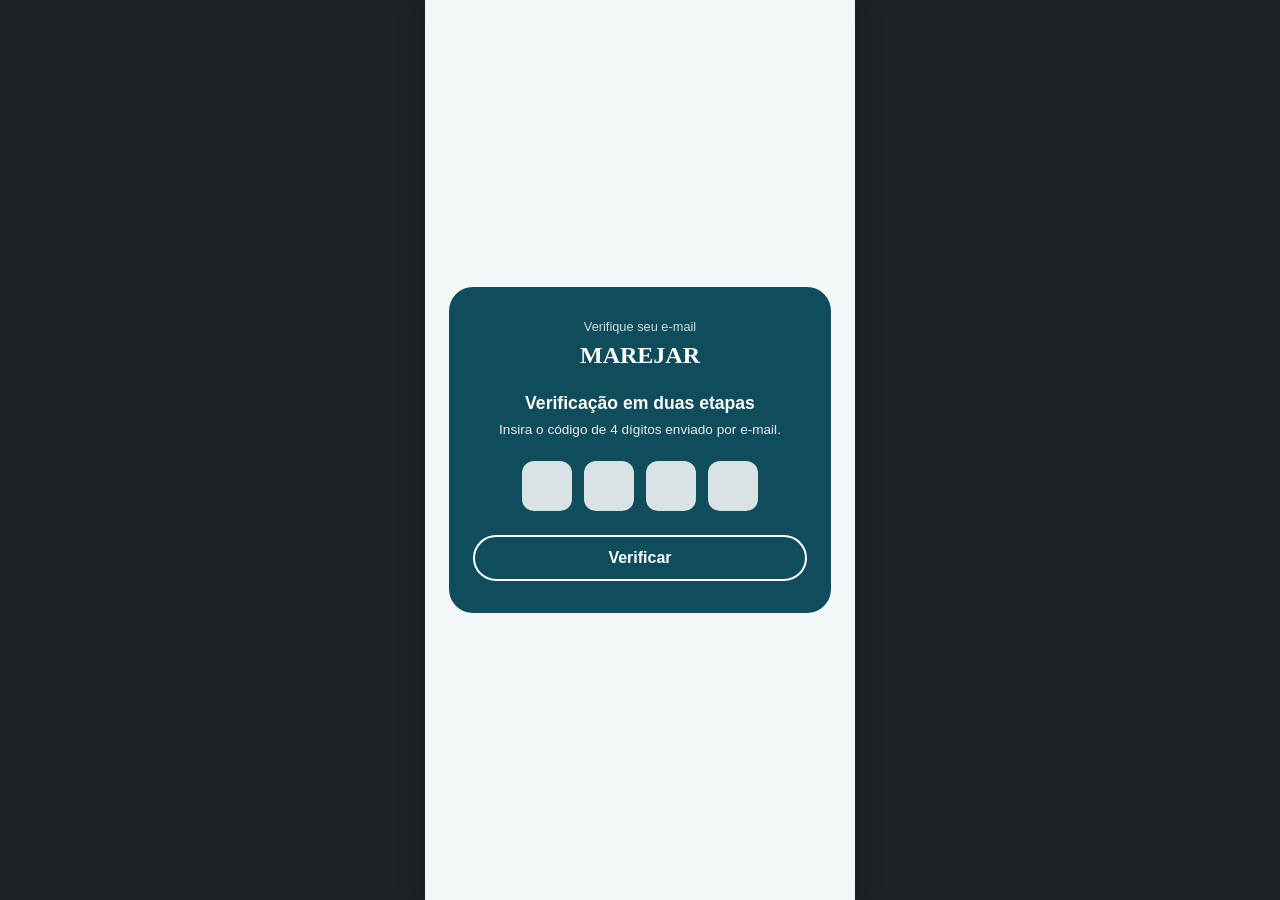
<file: pages/verificacao.html>
<!DOCTYPE html>
<html lang="pt-BR">
<head>
  <meta charset="UTF-8">
  <meta name="viewport" content="width=device-width, initial-scale=1.0">
  <title>Verificação - Marejar</title>
  <link rel="stylesheet" href="../assets/css/global.css">
  <style>
    .verify-content {
      flex: 1;
      display: flex;
      flex-direction: column;
      justify-content: center;
      padding: 24px;
      text-align: center;
    }
    .verify-box {
      background-color: var(--primary-dark);
      border-radius: 24px;
      padding: 32px 24px;
      color: #ffffff;
    }
    .code-inputs {
      display: flex;
      justify-content: center;
      gap: 12px;
      margin: 24px 0;
    }
    .code-inputs input {
      width: 50px;
      height: 50px;
      border-radius: 12px;
      border: none;
      background-color: var(--input-bg);
      font-size: 1.5rem;
      text-align: center;
      font-weight: bold;
      color: var(--text-dark);
      outline: none;
    }
  </style>
</head>
<body>
  <main class="app-container">
    <div class="verify-content">
      <div class="verify-box">
        <p style="font-size: 0.8rem; opacity: 0.8; margin-bottom: 8px;">Verifique seu e-mail</p>
        <h1 style="font-family: Georgia, serif; font-size: 1.5rem; margin-bottom: 24px;">MAREJAR</h1>
        
        <h2 style="font-size: 1.1rem; margin-bottom: 8px;">Verificação em duas etapas</h2>
        <p style="font-size: 0.85rem; opacity: 0.9; margin-bottom: 24px;">Insira o código de 4 dígitos enviado por e-mail.</p>

        <div class="code-inputs">
          <input type="text" maxlength="1">
          <input type="text" maxlength="1">
          <input type="text" maxlength="1">
          <input type="text" maxlength="1">
        </div>

        <a href="home.html" class="btn-outline-light" style="display: block; margin-top: 16px;">Verificar</a>
      </div>
    </div>
  </main>
</body>
</html>
</file>
<file: assets/css/global.css>
:root {
  --primary-dark: #0f4c5c;    /* Azul petróleo profundo do protótipo */
  --primary-light: #1b6b80;
  --bg-light: #f4f7f8;        /* Fundo claro das telas internas */
  --surface-white: #ffffff;
  --input-bg: #d9e2e5;        /* Cinza azulado dos inputs */
  --text-dark: #102a33;
  --text-muted: #5c7680;
  --border-radius-lg: 24px;
  --border-radius-pill: 50px;
}

* {
  margin: 0;
  padding: 0;
  box-sizing: border-box;
  font-family: 'Segoe UI', Roboto, Helvetica, Arial, sans-serif;
}

body {
  background-color: #1e2426; /* Fundo escuro caso aberto no PC */
  display: flex;
  justify-content: center;
  min-height: 100vh;
}

/* Container principal que simula a tela do celular */
.app-container {
  width: 100%;
  max-width: 430px; /* Largura padrão de smartphones modernos */
  min-height: 100vh;
  background-color: var(--bg-light);
  position: relative;
  display: flex;
  flex-direction: column;
  overflow-x: hidden;
  box-shadow: 0 0 25px rgba(0, 0, 0, 0.3);
}

/* Botões padrão */
.btn-outline-light {
  background: transparent;
  border: 2px solid var(--surface-white);
  color: var(--surface-white);
  padding: 12px 36px;
  border-radius: var(--border-radius-pill);
  font-size: 1rem;
  font-weight: 600;
  cursor: pointer;
  text-decoration: none;
  display: inline-block;
  text-align: center;
  transition: 0.2s;
}

.btn-outline-light:hover {
  background: var(--surface-white);
  color: var(--primary-dark);
}
</file>
<file: assets/css/components.css>
/* Barra de navegação inferior fixa */
.bottom-nav {
  position: fixed;
  bottom: 0;
  width: 100%;
  max-width: 430px;
  background-color: var(--primary-dark);
  display: flex;
  justify-content: space-around;
  align-items: center;
  padding: 10px 0 14px;
  border-top-left-radius: 18px;
  border-top-right-radius: 18px;
  z-index: 100;
}

.nav-item {
  display: flex;
  flex-direction: column;
  align-items: center;
  color: rgba(255, 255, 255, 0.7);
  text-decoration: none;
  font-size: 0.72rem;
  gap: 4px;
}

.nav-item.active,
.nav-item:hover {
  color: #ffffff;
  font-weight: 600;
}

.nav-item svg {
  width: 22px;
  height: 22px;
  fill: currentColor;
}

/* Barra de Navegação Inferior */
.bottom-nav {
  position: fixed;
  bottom: 0;
  width: 100%;
  max-width: 430px;
  background-color: #0f4c5c;
  display: flex;
  justify-content: space-around;
  align-items: center;
  padding: 10px 0 14px;
  border-top-left-radius: 18px;
  border-top-right-radius: 18px;
  z-index: 100;
  box-shadow: 0 -4px 10px rgba(0,0,0,0.1);
}

.nav-item {
  display: flex;
  flex-direction: column;
  align-items: center;
  color: rgba(255, 255, 255, 0.6);
  text-decoration: none;
  font-size: 0.7rem;
  gap: 4px;
}

.nav-item.active {
  color: #ffffff;
  font-weight: 600;
}

.nav-item svg {
  width: 20px;
  height: 20px;
  fill: currentColor;
}
</file>
